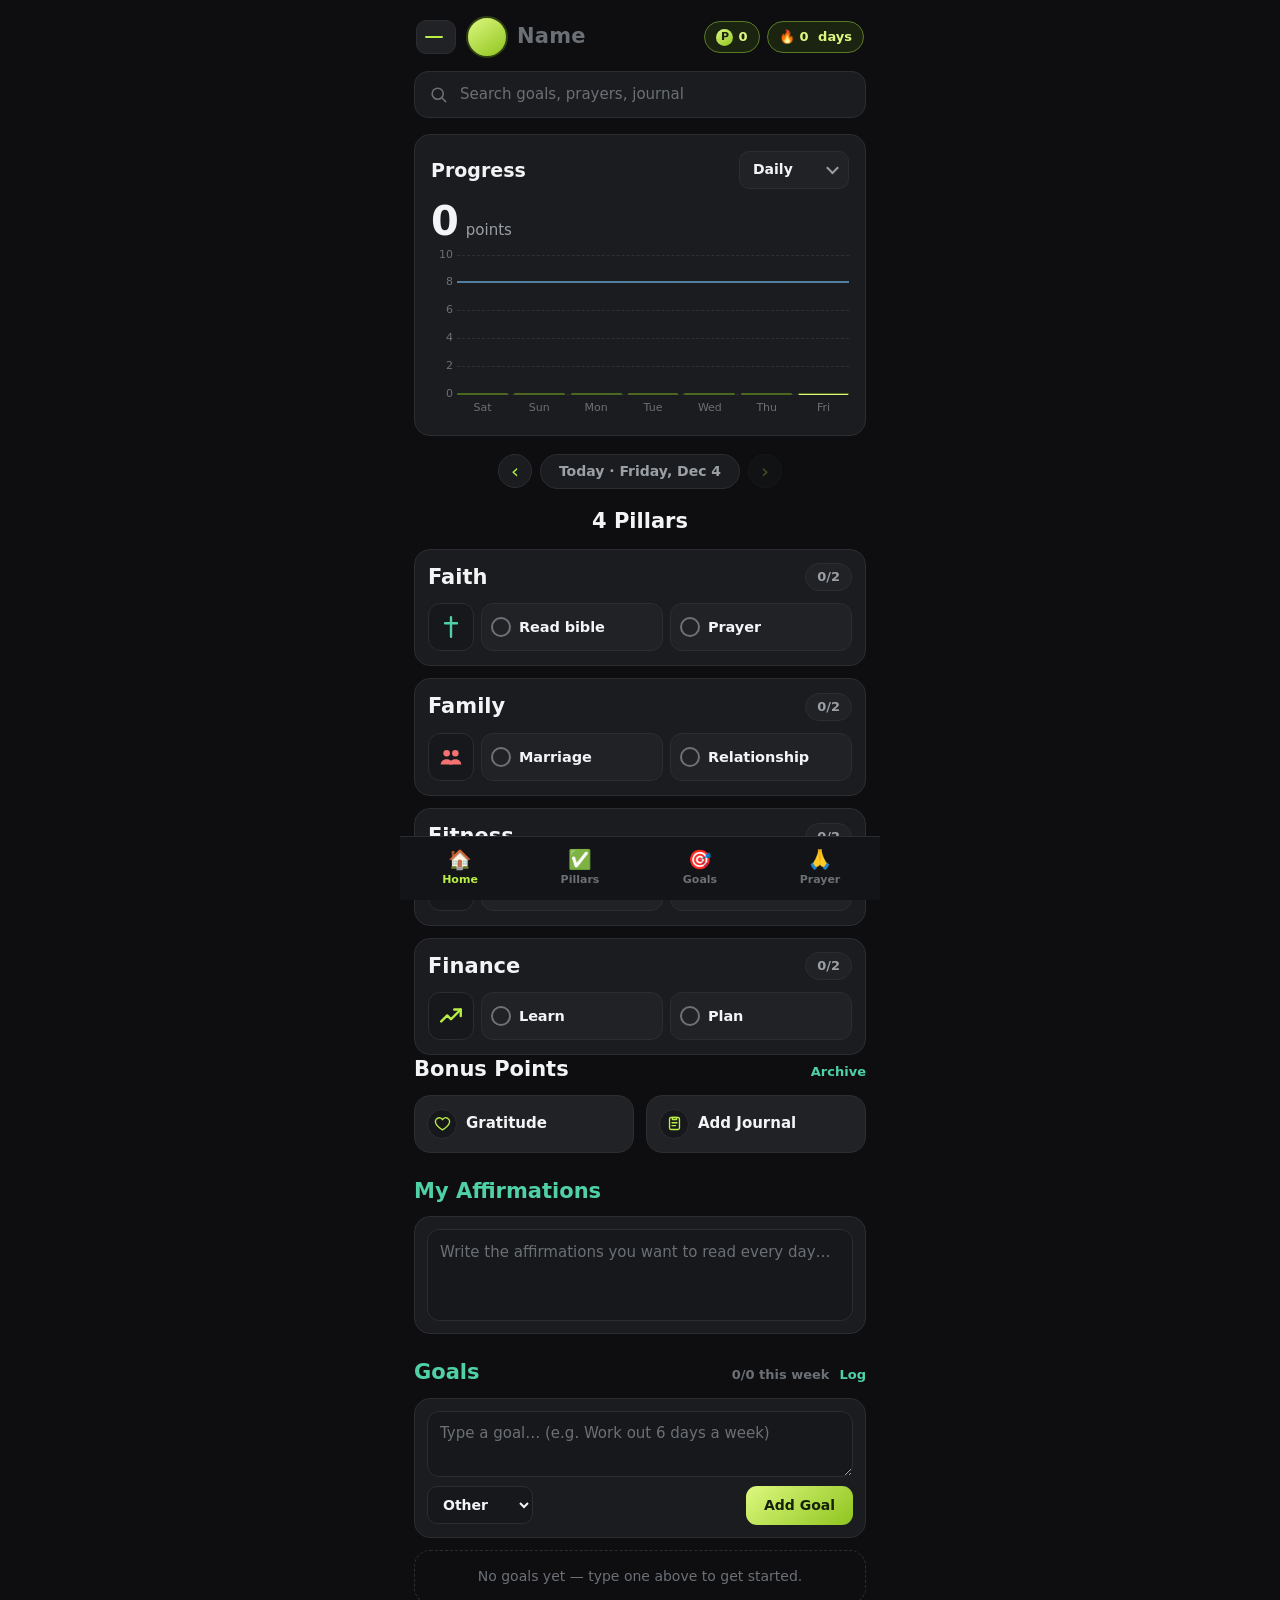
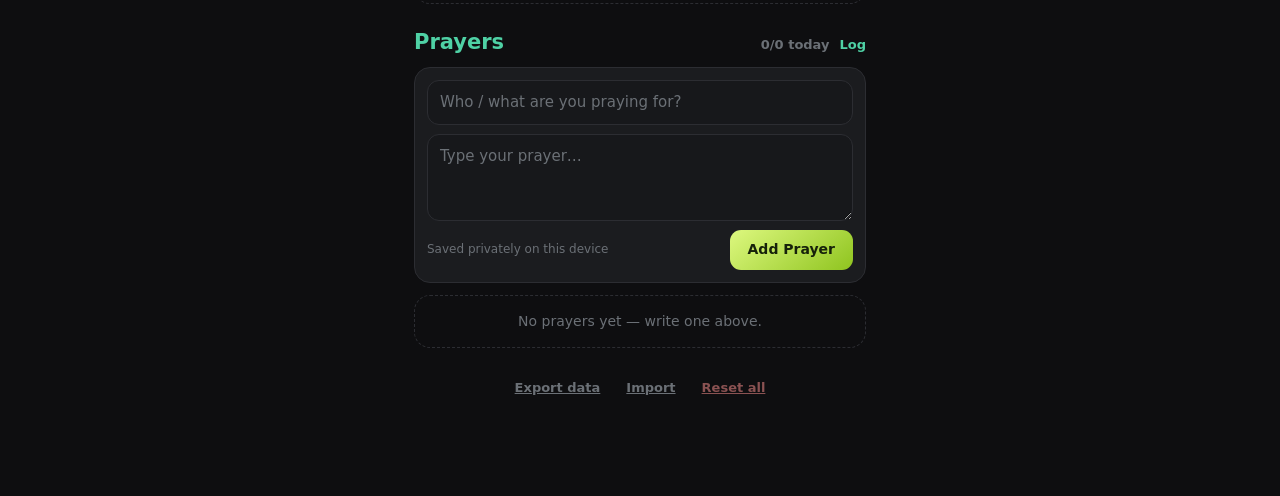
<file: index.html>
<!DOCTYPE html>
<html lang="en">
<head>
<meta charset="utf-8" />
<meta name="viewport" content="width=device-width, initial-scale=1, viewport-fit=cover" />
<meta name="theme-color" content="#0e0e10" />
<meta name="apple-mobile-web-app-title" content="Daily Success" />
<meta name="apple-mobile-web-app-capable" content="yes" />
<meta name="mobile-web-app-capable" content="yes" />
<title>Daily Success</title>
<link rel="manifest" href="manifest.webmanifest" />
<link rel="icon" href="assets/icon.svg" type="image/svg+xml" />
<link rel="icon" type="image/png" sizes="192x192" href="assets/icon-192.png" />
<link rel="apple-touch-icon" sizes="180x180" href="assets/apple-touch-icon.png" />
<link rel="stylesheet" href="styles.css" />
</head>
<body>
<div class="phone">

  <!-- ============ HEADER ============ -->
  <header class="app-header">
    <button class="icon-btn menu-btn" id="menuBtn" aria-label="Menu">
      <span></span><span></span><span></span>
    </button>

    <div class="who" role="button" tabindex="0" title="Set your name">
      <div class="avatar" id="avatar"></div>
      <div class="who-text">
        <div class="who-name" id="userName"></div>
      </div>
    </div>

    <div class="badges">
      <div class="badge badge-points" title="Total points">
        <span class="pill-dot">P</span><span id="totalPoints">0</span>
      </div>
      <div class="badge badge-streak" title="Current streak">
        <span class="flame">&#128293;</span><span id="streakCount">0</span>&nbsp;days
      </div>
    </div>
  </header>

  <div class="searchbar">
    <svg viewBox="0 0 24 24" class="search-ico" aria-hidden="true"><circle cx="11" cy="11" r="7"/><line x1="16.5" y1="16.5" x2="21" y2="21"/></svg>
    <input id="searchInput" type="search" placeholder="Search goals, prayers, journal" autocomplete="off" />
  </div>

  <main>
    <!-- ============ PROGRESS ============ -->
    <section class="card progress-card">
      <div class="progress-top">
        <h2>Progress</h2>
        <div class="select-wrap">
          <select id="rangeSelect" aria-label="Progress range">
            <option value="daily">Daily</option>
            <option value="weekly">Weekly</option>
            <option value="monthly">Monthly</option>
          </select>
        </div>
      </div>

      <div class="points-line">
        <span class="points-num" id="rangePoints">0</span>
        <span class="points-label">points</span>
      </div>

      <div class="chart" id="chart" role="img" aria-label="Progress chart"></div>
    </section>

    <!-- ============ DATE NAV ============ -->
    <nav class="datenav">
      <button class="date-arrow" id="prevDay" aria-label="Previous day">&#8249;</button>
      <button class="date-label" id="dateLabel">Today</button>
      <button class="date-arrow" id="nextDay" aria-label="Next day">&#8250;</button>
    </nav>

    <!-- ============ 4 PILLARS ============ -->
    <h2 class="section-title">4 Pillars</h2>
    <div id="pillars" class="pillars"></div>

    <!-- ============ BONUS ============ -->
    <div class="block-head">
      <h2 class="section-title left">Bonus Points</h2>
      <button class="log-link" data-log="bonus" type="button">Archive</button>
    </div>
    <div class="bonus-row">
      <button class="bonus-btn" id="gratitudeBtn">
        <span class="bonus-ico">
          <svg viewBox="0 0 24 24" aria-hidden="true"><path d="M12 21s-7.5-4.6-9.3-9A5.2 5.2 0 0 1 12 6.6 5.2 5.2 0 0 1 21.3 12c-1.8 4.4-9.3 9-9.3 9z"/></svg>
        </span>
        <span class="bonus-text">Gratitude</span>
        <span class="bonus-count" id="gratitudeCount"></span>
      </button>
      <button class="bonus-btn" id="journalBtn">
        <span class="bonus-ico">
          <svg viewBox="0 0 24 24" aria-hidden="true"><rect x="5" y="3.5" width="14" height="17" rx="2"/><path d="M9 3.5h6v3H9z"/><line x1="8.5" y1="11" x2="15.5" y2="11"/><line x1="8.5" y1="15" x2="13.5" y2="15"/></svg>
        </span>
        <span class="bonus-text">Add Journal</span>
        <span class="bonus-count" id="journalCount"></span>
      </button>
    </div>

    <!-- ============ AFFIRMATIONS ============ -->
    <section class="block">
      <div class="block-head">
        <h2 class="accent">My Affirmations</h2>
        <span class="block-meta" id="affirmationsMeta"></span>
      </div>
      <div class="composer">
        <textarea id="affirmationsInput" rows="3"
          placeholder="Write the affirmations you want to read every day&hellip;"></textarea>
      </div>
    </section>

    <!-- ============ GOALS ============ -->
    <section class="block">
      <div class="block-head">
        <h2 class="accent">Goals</h2>
        <div class="head-right">
          <span class="block-meta" id="goalMeta">0/0</span>
          <button class="log-link" data-log="goals" type="button">Log</button>
        </div>
      </div>

      <form class="composer" id="goalForm" autocomplete="off">
        <textarea id="goalInput" rows="2" placeholder="Type a goal&hellip; (e.g. Work out 6 days a week)"></textarea>
        <div class="composer-row">
          <select id="goalPillar" aria-label="Goal pillar">
            <option value="faith">Faith</option>
            <option value="family">Family</option>
            <option value="fitness">Fitness</option>
            <option value="finance">Finance</option>
            <option value="other" selected>Other</option>
          </select>
          <button class="add-btn" type="submit">Add Goal</button>
        </div>
      </form>

      <ul class="entry-list" id="goalList"></ul>
    </section>

    <!-- ============ PRAYERS ============ -->
    <section class="block">
      <div class="block-head">
        <h2 class="accent">Prayers</h2>
        <div class="head-right">
          <span class="block-meta" id="prayerMeta">0 answered</span>
          <button class="log-link" data-log="prayers" type="button">Log</button>
        </div>
      </div>

      <form class="composer" id="prayerForm" autocomplete="off">
        <input id="prayerTitle" type="text" placeholder="Who / what are you praying for?" />
        <textarea id="prayerInput" rows="3" placeholder="Type your prayer&hellip;"></textarea>
        <div class="composer-row">
          <label class="tiny-note">Saved privately on this device</label>
          <button class="add-btn" type="submit">Add Prayer</button>
        </div>
      </form>

      <ul class="entry-list" id="prayerList"></ul>
    </section>

    <footer class="foot">
      <button class="link-btn" id="exportBtn">Export data</button>
      <button class="link-btn" id="importBtn">Import</button>
      <button class="link-btn danger" id="resetBtn">Reset all</button>
      <input type="file" id="importFile" accept="application/json" hidden />
    </footer>
  </main>

  <!-- ============ BOTTOM NAV ============ -->
  <nav class="tabbar">
    <button class="tab active" data-scroll="top"><span class="tab-ico">&#127968;</span>Home</button>
    <button class="tab" data-scroll="pillars"><span class="tab-ico">&#9989;</span>Pillars</button>
    <button class="tab" data-scroll="goalForm"><span class="tab-ico">&#127919;</span>Goals</button>
    <button class="tab" data-scroll="prayerForm"><span class="tab-ico">&#128591;</span>Prayer</button>
  </nav>
</div>

<!-- ============ MENU / LOG SHEET ============ -->
<div class="sheet" id="sheet" hidden>
  <header class="sheet-head">
    <button class="sheet-btn" id="sheetBack" aria-label="Back">&#8249;</button>
    <h2 id="sheetTitle">Menu</h2>
    <button class="sheet-btn" id="sheetClose" aria-label="Close">&#10005;</button>
  </header>
  <div class="sheet-body" id="sheetBody"></div>
</div>

<!-- ============ MODAL ============ -->
<div class="modal-backdrop" id="modal" hidden>
  <div class="modal" role="dialog" aria-modal="true" aria-labelledby="modalTitle">
    <h3 id="modalTitle">Add</h3>
    <textarea id="modalInput" rows="4"></textarea>
    <div class="modal-actions">
      <button class="ghost-btn" id="modalExtra" type="button" hidden></button>
      <button class="ghost-btn" id="modalCancel" type="button">Cancel</button>
      <button class="add-btn" id="modalSave" type="button">Save</button>
    </div>
  </div>
</div>

<div class="toast" id="toast" hidden></div>

<script src="app.js"></script>
</body>
</html>
</file>
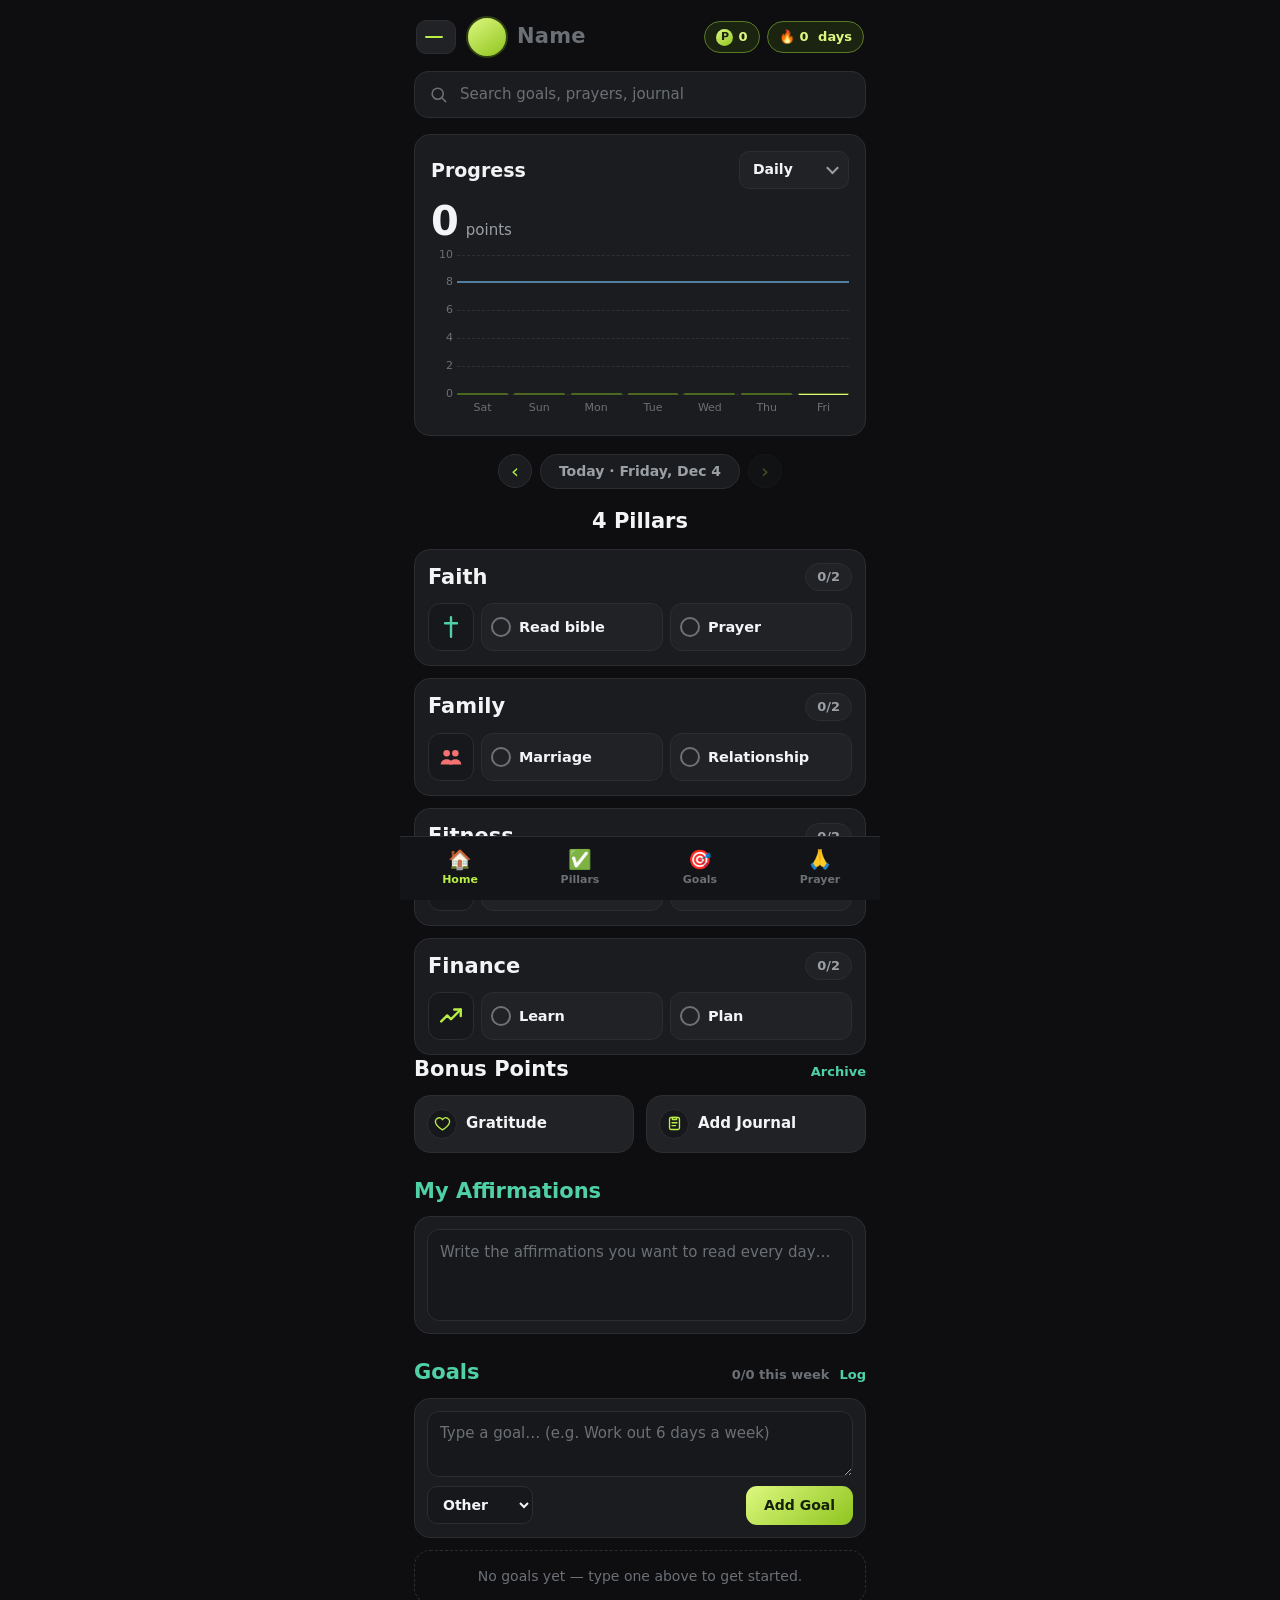
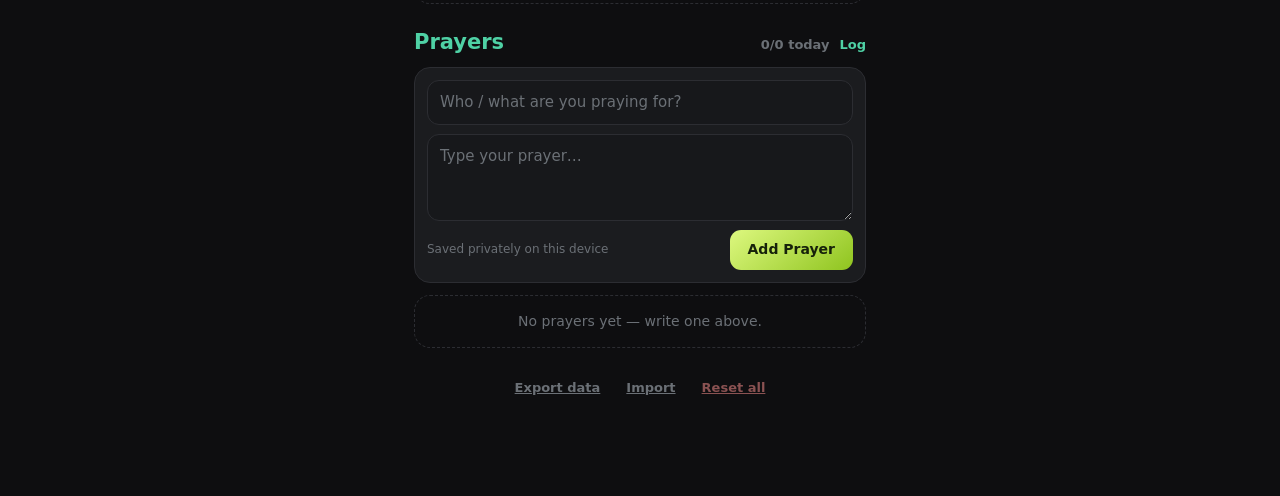
<file: daily-app-single-file.html>
<!DOCTYPE html>
<html lang="en">
<head>
<meta charset="utf-8" />
<meta name="viewport" content="width=device-width, initial-scale=1, viewport-fit=cover" />
<meta name="theme-color" content="#0e0e10" />
<meta name="apple-mobile-web-app-title" content="Daily Success" />
<meta name="apple-mobile-web-app-capable" content="yes" />
<meta name="mobile-web-app-capable" content="yes" />
<title>Daily Success</title>
<link rel="icon" type="image/png" sizes="192x192" href="assets/icon-192.png" />
<style>
/* ---------------------------------------------------------------
   Daily Success — the 4 Pillars daily check-in
   Dark + lime theme modelled on the reference screenshot.
--------------------------------------------------------------- */
:root {
  --bg:            #0e0e10;
  --bg-soft:       #17181b;
  --card:          #1b1c1f;
  --card-2:        #212226;
  --line:          #2c2d32;

  --lime-1:        #ddf87f;
  --lime-2:        #b9ee45;
  --lime-3:        #8fc41f;
  --lime-dim-1:    #5a7a26;
  --lime-dim-2:    #4c691f;

  --teal:          #4fd1a5;
  --text:          #f3f4f6;
  --text-dim:      #9aa0a6;
  --text-faint:    #6b7076;
  --danger:        #f07171;

  --radius:        16px;
  --radius-sm:     12px;
  --tab-h:         64px;
}

* { box-sizing: border-box; }
html, body { margin: 0; padding: 0; }

body {
  background: var(--bg);
  color: var(--text);
  font-family: "Nunito", "Avenir Next", "Segoe UI", system-ui, -apple-system, sans-serif;
  -webkit-font-smoothing: antialiased;
  font-size: 16px;
  line-height: 1.4;
}

.phone {
  max-width: 480px;
  margin: 0 auto;
  min-height: 100vh;
  padding: 0 14px calc(var(--tab-h) + 28px);
  position: relative;
}

button, input, select, textarea { font: inherit; color: inherit; }
button { cursor: pointer; }

/* ------------------------- header ------------------------- */
/* Pinned to the top: the name, points and streak stay in view while the
   rest of the page scrolls under it. */
.app-header {
  position: sticky;
  top: 0;
  z-index: 40;
  display: flex;
  align-items: center;
  gap: 10px;
  /* the negative margin lets the background cover the page gutters */
  margin: 0 -14px;
  padding: calc(16px + env(safe-area-inset-top, 0px)) 16px 12px;
  background: var(--bg);
  border-bottom: 1px solid transparent;
  transition: border-color .2s ease, box-shadow .2s ease;
}
.app-header.stuck {
  border-bottom-color: var(--line);
  box-shadow: 0 6px 16px -12px #000;
}

.menu-btn {
  width: 40px; height: 34px;
  display: flex; flex-direction: column; justify-content: center; gap: 5px;
  background: var(--card-2);
  border: 1px solid var(--line);
  border-radius: 10px;
  padding: 0 8px;
}
.menu-btn span {
  display: block; height: 2.5px; border-radius: 2px;
  background: var(--lime-2);
}
.menu-btn span:nth-child(2) { width: 80%; }

.who { display: flex; align-items: center; gap: 9px; min-width: 0; flex: 1; cursor: pointer; }
.who-name.placeholder { color: var(--text-faint); font-weight: 700; }

.avatar {
  width: 42px; height: 42px; flex: 0 0 42px;
  border-radius: 50%;
  background: linear-gradient(145deg, var(--lime-1), var(--lime-3));
  color: #16210a;
  font-weight: 800; font-size: 18px;
  display: grid; place-items: center;
  border: 2px solid #2f4113;
}

.who-name { font-size: 21px; font-weight: 800; letter-spacing: .2px; line-height: 1.1; min-height: 23px; }

.badges { display: flex; gap: 7px; align-items: center; }

.badge {
  display: inline-flex; align-items: center; gap: 5px;
  border-radius: 999px;
  padding: 6px 11px;
  font-size: 13px; font-weight: 700;
  white-space: nowrap;
  background: #1a2410;
  border: 1px solid var(--lime-dim-1);
  color: var(--lime-1);
}
.pill-dot {
  width: 17px; height: 17px; border-radius: 50%;
  background: linear-gradient(145deg, var(--lime-1), var(--lime-3));
  color: #1a2410; font-size: 11px; font-weight: 900;
  display: grid; place-items: center;
}
.badge-streak .flame { font-size: 13px; }

/* ------------------------- search ------------------------- */
.searchbar {
  display: flex; align-items: center; gap: 10px;
  background: var(--card);
  border: 1px solid var(--line);
  border-radius: 14px;
  padding: 11px 14px;
  margin-bottom: 16px;
}
.search-ico {
  width: 19px; height: 19px; flex: 0 0 19px;
  fill: none; stroke: var(--text-faint); stroke-width: 2; stroke-linecap: round;
}
.searchbar input {
  background: none; border: 0; outline: none; width: 100%;
  font-size: 15px;
}
.searchbar input::placeholder { color: var(--text-faint); }

/* ------------------------- cards ------------------------- */
.card {
  background: var(--card);
  border: 1px solid var(--line);
  border-radius: var(--radius);
  padding: 16px;
}

.progress-card { margin-bottom: 18px; }

.progress-top { display: flex; justify-content: space-between; align-items: center; }
.progress-top h2 { margin: 0; font-size: 19px; font-weight: 700; }

.select-wrap {
  position: relative;
  background: var(--card-2);
  border: 1px solid var(--line);
  border-radius: 10px;
}
.select-wrap::after {
  content: "";
  position: absolute; right: 11px; top: 46%;
  width: 7px; height: 7px;
  border-right: 2px solid var(--text-dim);
  border-bottom: 2px solid var(--text-dim);
  transform: translateY(-50%) rotate(45deg);
  pointer-events: none;
}
.select-wrap select {
  appearance: none; -webkit-appearance: none;
  background: none; border: 0; outline: none;
  padding: 8px 30px 8px 13px;
  font-size: 14px; font-weight: 600;
  border-radius: 10px;
}
.select-wrap select option { background: var(--card-2); }

.points-line { display: flex; align-items: baseline; gap: 7px; margin: 12px 0 6px; }
.points-num { font-size: 40px; font-weight: 800; line-height: 1; }
.points-label { color: var(--text-dim); font-size: 15px; }

/* ------------------------- chart ------------------------- */
.chart {
  --rows: 5;
  position: relative;
  height: 168px;
  margin-top: 10px;
  padding: 4px 0 24px 26px;
  display: flex; align-items: flex-end; gap: 6px;
}
.chart .grid {
  position: absolute; inset: 4px 0 24px 26px;
  display: flex; flex-direction: column; justify-content: space-between;
  pointer-events: none;
}
.chart .grid-line { border-top: 1px dashed #2f3035; position: relative; }
.chart .grid-line span {
  position: absolute; left: -26px; top: -9px;
  font-size: 11px; color: var(--text-faint); width: 22px; text-align: right;
}
.chart .target {
  position: absolute; left: 26px; right: 0;
  border-top: 2px solid #5b8fb4;
  opacity: .85;
  pointer-events: none;
}
.chart .bar-col {
  position: relative; z-index: 1;
  flex: 1 1 0; height: 100%;
  display: flex; flex-direction: column; justify-content: flex-end;
}
.chart .bar {
  border-radius: 4px 4px 2px 2px;
  background: linear-gradient(180deg, var(--lime-dim-1), #3d5219);
  border: 1px solid var(--lime-dim-2);
  border-bottom: 0;
  min-height: 2px;
  transition: height .35s ease;
}
.chart .bar.full {
  background: linear-gradient(180deg, var(--lime-2), var(--lime-3));
  border-color: var(--lime-1);
}
.chart .bar.today { box-shadow: 0 0 0 1px var(--lime-1) inset; }
.chart .bar-label {
  position: absolute; bottom: -21px; left: 0; right: 0;
  text-align: center; font-size: 11px; color: var(--text-faint);
}

/* ------------------------- date nav ------------------------- */
.datenav {
  display: flex; align-items: center; justify-content: center; gap: 8px;
  margin: 4px 0 14px;
}
.date-arrow {
  width: 34px; height: 34px; border-radius: 50%;
  background: var(--card); border: 1px solid var(--line);
  color: var(--lime-2); font-size: 20px; line-height: 1;
}
.date-arrow:disabled { opacity: .3; cursor: not-allowed; }
.date-label {
  background: var(--card); border: 1px solid var(--line);
  border-radius: 999px; padding: 7px 18px;
  font-size: 14px; font-weight: 700; color: var(--text-dim);
  min-width: 170px;
}
.date-label.past { color: var(--lime-2); border-color: var(--lime-dim-1); }

/* ------------------------- section titles ------------------------- */
.section-title {
  text-align: center;
  font-size: 21px; font-weight: 700;
  margin: 18px 0 12px;
}
.section-title.left { text-align: left; margin-left: 2px; }

/* ------------------------- pillars ------------------------- */
.pillars { display: flex; flex-direction: column; gap: 12px; }

.pillar {
  border-radius: var(--radius);
  border: 1px solid var(--line);
  background: var(--card);
  padding: 13px 13px 14px;
  transition: background .3s ease, border-color .3s ease;
}
.pillar.complete {
  background: linear-gradient(150deg, #5c7a24, #3f5219 62%, #334215);
  border-color: var(--lime-2);
  box-shadow: 0 0 0 1px rgba(185,238,69,.25), 0 8px 22px -14px rgba(185,238,69,.6);
}

.pillar-head { display: flex; align-items: center; justify-content: space-between; margin-bottom: 11px; }
.pillar-head h3 { margin: 0; font-size: 21px; font-weight: 700; }

.count {
  font-size: 13px; font-weight: 700; color: var(--text-dim);
  background: var(--card-2); border: 1px solid var(--line);
  border-radius: 999px; padding: 4px 11px;
  display: inline-flex; align-items: center; gap: 5px;
}
.pillar.complete .count {
  color: var(--teal);
  /* deep backing keeps the teal counter legible on the lime card */
  background: rgba(0,0,0,.45);
  border-color: rgba(79,209,165,.7);
}
.count .ticks { display: none; color: var(--teal); font-weight: 900; letter-spacing: -2px; }
.pillar.complete .count .ticks { display: inline; }

.pillar-body { display: flex; align-items: stretch; gap: 7px; }

.pillar-icon {
  width: 46px; flex: 0 0 46px;
  border-radius: var(--radius-sm);
  background: #17181b;
  border: 1px solid var(--line);
  display: grid; place-items: center;
}
.pillar-icon svg { width: 26px; height: 26px; }
.pillar.complete .pillar-icon { background: #101508; border-color: #3a4a1c; }

/* checkbox tasks — the core of the screen */
.task {
  flex: 1 1 0; min-width: 0;
  display: flex; align-items: center; gap: 8px;
  text-align: left;
  padding: 13px 9px;
  border-radius: var(--radius-sm);
  background: var(--card-2);
  border: 1px solid var(--line);
  color: var(--text);
  font-size: clamp(12.4px, 3.35vw, 14.5px); font-weight: 600;
  letter-spacing: -.1px;
  transition: transform .12s ease, background .25s ease, color .25s ease, border-color .25s ease;
}
.task:active { transform: scale(.97); }

.task .box {
  width: 20px; height: 20px; flex: 0 0 20px;
  border-radius: 50%;
  border: 2px solid #6d7278;
  display: grid; place-items: center;
  transition: background .2s ease, border-color .2s ease;
}
.task .box svg { width: 12px; height: 12px; opacity: 0; stroke: #131a09; stroke-width: 3.4; fill: none; stroke-linecap: round; stroke-linejoin: round; }

.task.done {
  background: linear-gradient(140deg, var(--lime-1), var(--lime-2) 55%, var(--lime-3));
  border-color: var(--lime-1);
  color: #16210a;
}
.task.done .box { background: #131a09; border-color: #131a09; }
.task.done .box svg { opacity: 1; stroke: var(--lime-1); }
.task .label { overflow: hidden; text-overflow: ellipsis; white-space: nowrap; }

/* ------------------------- bonus ------------------------- */
.bonus-row { display: flex; gap: 12px; margin-bottom: 12px; }
/* Unearned by default; lights up once the day has an entry, the same way a
   pillar checkbox does. */
.bonus-btn {
  flex: 1 1 0;
  display: flex; align-items: center; gap: 9px;
  padding: 13px 12px;
  border-radius: var(--radius);
  border: 1px solid var(--line);
  background: var(--card-2);
  color: var(--text);
  font-weight: 700; font-size: 15px;
  position: relative;
  transition: background .25s ease, color .25s ease, border-color .25s ease;
}
.bonus-btn:active { transform: scale(.98); }

.bonus-btn.done {
  border-color: var(--lime-dim-1);
  background: linear-gradient(140deg, #93c62f, #b7e84e);
  color: #16210a;
}
.bonus-btn.done:nth-child(2) { background: linear-gradient(140deg, var(--lime-1), var(--lime-2)); }

.bonus-ico {
  width: 30px; height: 30px; flex: 0 0 30px; border-radius: 50%;
  background: var(--bg-soft);
  border: 1px solid var(--line);
  display: grid; place-items: center;
  transition: background .25s ease, border-color .25s ease;
}
.bonus-btn.done .bonus-ico { background: rgba(255,255,255,.42); border-color: transparent; }
.bonus-ico svg { width: 17px; height: 17px; fill: none; stroke: var(--lime-2); stroke-width: 1.9; stroke-linecap: round; stroke-linejoin: round; transition: stroke .25s ease; }
.bonus-btn.done .bonus-ico svg { stroke: #16210a; }
.bonus-text { overflow: hidden; text-overflow: ellipsis; white-space: nowrap; }
.bonus-count {
  position: absolute; top: -6px; right: -4px;
  min-width: 20px; height: 20px; padding: 0 5px;
  border-radius: 999px;
  background: var(--teal); color: #05261c;
  font-size: 12px; font-weight: 900;
  display: none; place-items: center;
}
.bonus-count.show { display: grid; }

/* ------------------------- blocks (goals / prayers) ------------------------- */
.block { margin-top: 24px; }
.block-head { display: flex; align-items: baseline; justify-content: space-between; margin-bottom: 10px; }
.block-head h2 { margin: 0; font-size: 21px; font-weight: 700; }
.block-head h2.accent { color: var(--teal); }
.block-meta { font-size: 13px; color: var(--text-faint); font-weight: 600; }

.composer {
  background: var(--card);
  border: 1px solid var(--line);
  border-radius: var(--radius);
  padding: 12px;
  display: flex; flex-direction: column; gap: 9px;
}
.composer textarea, .composer input[type="text"] {
  width: 100%;
  background: var(--bg-soft);
  border: 1px solid var(--line);
  border-radius: var(--radius-sm);
  padding: 11px 12px;
  outline: none;
  resize: vertical;
  font-size: 15px;
}
.composer textarea::placeholder, .composer input::placeholder { color: var(--text-faint); }
.composer textarea:focus, .composer input:focus { border-color: var(--lime-dim-1); }

.composer-row { display: flex; align-items: center; justify-content: space-between; gap: 10px; }
.composer-row select {
  background: var(--bg-soft); border: 1px solid var(--line);
  border-radius: 10px; padding: 9px 11px; outline: none;
  font-size: 14px; font-weight: 600;
}
.tiny-note { font-size: 12px; color: var(--text-faint); }

.add-btn {
  background: linear-gradient(140deg, var(--lime-1), var(--lime-3));
  color: #16210a;
  border: 0; border-radius: 11px;
  padding: 10px 18px;
  font-weight: 800; font-size: 14px;
  white-space: nowrap;
}
.add-btn:active { transform: scale(.97); }
.ghost-btn {
  background: var(--card-2); border: 1px solid var(--line);
  border-radius: 11px; padding: 10px 18px; font-weight: 700; font-size: 14px;
}

/* ------------------------- entry lists ------------------------- */
.entry-list { list-style: none; margin: 12px 0 0; padding: 0; display: flex; flex-direction: column; gap: 9px; }

.entry {
  background: var(--card);
  border: 1px solid var(--line);
  border-radius: var(--radius);
  padding: 12px 12px 12px 12px;
  display: flex; gap: 10px; align-items: flex-start;
}
.entry.done { background: linear-gradient(140deg, #3f5219, #334414); border-color: var(--lime-dim-1); }

.entry-check {
  width: 22px; height: 22px; flex: 0 0 22px; margin-top: 1px;
  border-radius: 50%;
  border: 2px solid #6d7278;
  background: none;
  display: grid; place-items: center;
  padding: 0;
}
.entry.done .entry-check { background: var(--lime-2); border-color: var(--lime-1); }
.entry-check svg { width: 12px; height: 12px; opacity: 0; fill: none; stroke: #16210a; stroke-width: 3.4; stroke-linecap: round; stroke-linejoin: round; }
.entry.done .entry-check svg { opacity: 1; }

.entry-main { flex: 1 1 auto; min-width: 0; }
.entry-title { font-weight: 700; font-size: 15px; word-wrap: break-word; }
.entry.done .entry-title { text-decoration: line-through; opacity: .75; }
/* prayers stay fully readable when checked off */
.entry.plain.done .entry-title { text-decoration: none; opacity: 1; }
.entry-body { font-size: 14px; color: var(--text-dim); white-space: pre-wrap; word-wrap: break-word; margin-top: 3px; }
.entry-meta { font-size: 12px; color: var(--text-faint); margin-top: 5px; display: flex; gap: 8px; align-items: center; flex-wrap: wrap; }
.tag {
  font-size: 11px; font-weight: 700; text-transform: uppercase; letter-spacing: .4px;
  padding: 2px 8px; border-radius: 999px;
  background: var(--card-2); border: 1px solid var(--line); color: var(--text-dim);
}
.tag.faith   { color: #9fd3ff; border-color: #2c4257; }
.tag.family  { color: #ff9d9d; border-color: #5a3030; }
.tag.fitness { color: #7fe3c4; border-color: #24544a; }
.tag.finance { color: var(--lime-1); border-color: var(--lime-dim-1); }
.tag.answered { color: var(--teal); border-color: rgba(79,209,165,.5); }

.entry-actions { display: flex; gap: 4px; flex: 0 0 auto; flex-wrap: wrap; justify-content: flex-end; }
.mini-btn {
  background: none; border: 0; padding: 5px 7px; border-radius: 8px;
  color: var(--text-faint); font-size: 13px; font-weight: 700;
}
.mini-btn:hover { background: var(--card-2); color: var(--text); }
.mini-btn.danger:hover { color: var(--danger); }
.mini-btn.restore { color: var(--teal); }

.empty {
  color: var(--text-faint); font-size: 14px; text-align: center;
  padding: 16px 8px; border: 1px dashed var(--line); border-radius: var(--radius);
}

/* ------------------------- footer / tabs ------------------------- */
.foot { display: flex; gap: 14px; justify-content: center; margin: 30px 0 6px; }
.link-btn { background: none; border: 0; color: var(--text-faint); font-size: 13px; font-weight: 700; text-decoration: underline; }
.link-btn.danger { color: #8a5252; }

.tabbar {
  position: fixed; bottom: 0; left: 0; right: 0;
  max-width: 480px; margin: 0 auto;
  height: var(--tab-h);
  background: #131417;
  border-top: 1px solid var(--line);
  display: flex;
  padding-bottom: env(safe-area-inset-bottom);
}
.tab {
  flex: 1 1 0;
  background: none; border: 0;
  display: flex; flex-direction: column; align-items: center; justify-content: center; gap: 3px;
  font-size: 11px; font-weight: 700; color: var(--text-faint);
}
.tab.active { color: var(--lime-2); }
.tab-ico { font-size: 19px; line-height: 1; }

/* ------------------------- modal / toast ------------------------- */
.modal-backdrop[hidden], .toast[hidden] { display: none !important; }

.modal-backdrop {
  position: fixed; inset: 0; z-index: 90;
  background: rgba(0,0,0,.65);
  display: grid; place-items: center;
  padding: 20px;
}
.modal {
  width: 100%; max-width: 420px;
  background: var(--card); border: 1px solid var(--line);
  border-radius: var(--radius); padding: 16px;
}
.modal h3 { margin: 0 0 10px; font-size: 18px; }
.modal textarea {
  width: 100%; background: var(--bg-soft); border: 1px solid var(--line);
  border-radius: var(--radius-sm); padding: 11px 12px; outline: none; resize: vertical; font-size: 15px;
}
.modal textarea:focus { border-color: var(--lime-dim-1); }
.modal-actions { display: flex; justify-content: flex-end; gap: 9px; margin-top: 12px; flex-wrap: wrap; }
.modal-actions [hidden] { display: none !important; }

.toast {
  position: fixed; left: 50%; bottom: calc(var(--tab-h) + 16px);
  transform: translateX(-50%);
  background: #1e2a12; border: 1px solid var(--lime-dim-1); color: var(--lime-1);
  padding: 10px 16px; border-radius: 999px;
  font-size: 14px; font-weight: 700; z-index: 100;
  animation: pop .2s ease;
}
@keyframes pop { from { opacity: 0; transform: translate(-50%, 8px); } }

@media (prefers-reduced-motion: reduce) {
  * { transition: none !important; animation: none !important; }
}

@media (max-width: 380px) {
  .task { padding: 12px 7px; gap: 6px; }
  .task .box { width: 18px; height: 18px; flex: 0 0 18px; }
  .pillar-icon { width: 40px; flex: 0 0 40px; }
  .who-name { font-size: 19px; }
  .badge { padding: 5px 9px; font-size: 12px; }
}

/* ------------------------- menu / log sheet ------------------------- */
.sheet[hidden] { display: none !important; }

.sheet {
  position: fixed; inset: 0; z-index: 70;
  background: var(--bg);
  display: flex; flex-direction: column;
  max-width: 480px; margin: 0 auto;
}

.sheet-head {
  display: flex; align-items: center; gap: 8px;
  padding: 14px 12px 12px;
  border-bottom: 1px solid var(--line);
  background: var(--bg-soft);
}
.sheet-head h2 {
  margin: 0; flex: 1 1 auto;
  font-size: 19px; font-weight: 800;
  text-align: center;
  overflow: hidden; text-overflow: ellipsis; white-space: nowrap;
}
.sheet-btn {
  width: 36px; height: 36px; flex: 0 0 36px;
  border-radius: 50%;
  background: var(--card-2); border: 1px solid var(--line);
  color: var(--lime-2); font-size: 18px; line-height: 1;
}
.sheet-btn[hidden] { visibility: hidden; display: block !important; }

.sheet-body {
  flex: 1 1 auto;
  overflow-y: auto;
  -webkit-overflow-scrolling: touch;
  padding: 14px 14px calc(env(safe-area-inset-bottom) + 28px);
}

/* menu rows */
.menu-list { display: flex; flex-direction: column; gap: 10px; }
.menu-item {
  display: flex; align-items: center; gap: 12px;
  width: 100%; text-align: left;
  padding: 15px 14px;
  border-radius: var(--radius);
  background: var(--card); border: 1px solid var(--line);
  color: var(--text);
}
.menu-item:active { transform: scale(.99); }
.menu-ico {
  width: 34px; height: 34px; flex: 0 0 34px; border-radius: 10px;
  background: var(--bg-soft); border: 1px solid var(--line);
  display: grid; place-items: center; font-size: 17px;
}
.menu-label { flex: 1 1 auto; min-width: 0; }
.menu-title { display: block; font-weight: 700; font-size: 15px; }
.menu-sub { display: block; font-size: 12.5px; color: var(--text-faint); margin-top: 3px; }
.menu-chev { color: var(--text-faint); font-size: 19px; flex: 0 0 auto; }

.menu-section-title {
  font-size: 12px; font-weight: 800; letter-spacing: .6px; text-transform: uppercase;
  color: var(--text-faint);
  margin: 20px 2px 8px;
}
.menu-section-title:first-child { margin-top: 2px; }

/* a log's period groups */
.log-group { margin-bottom: 20px; }
.log-group-head {
  display: flex; align-items: baseline; justify-content: space-between;
  gap: 8px; margin: 0 2px 9px;
  position: sticky; top: 0;
  background: var(--bg);
  padding: 4px 0 6px;
  z-index: 1;
}
.log-group-title { font-size: 15px; font-weight: 800; }
.log-group-title .now { color: var(--lime-2); }
.log-group-count { font-size: 12px; color: var(--text-faint); font-weight: 700; }

/* links back into a log from the home screen */
.head-right { display: flex; align-items: center; gap: 10px; }
.log-link {
  background: none; border: 0; padding: 2px 0;
  color: var(--teal); font-size: 13px; font-weight: 800;
}
.log-link:active { opacity: .7; }
.block-head .section-title.left { margin: 0; }

.menu-version {
  text-align: center;
  font-size: 12px; color: var(--text-faint);
  margin: 22px 0 4px;
}

/* ------------------------- affirmations -------------------------
   Grows to fit whatever is typed: no inner scrollbar, no clipping,
   the whole text stays on the page. Height is set from JS. */
#affirmationsInput {
  resize: none;
  overflow: hidden;
  min-height: 84px;
  line-height: 1.5;
}

</style>
</head>
<body>
<div class="phone">

  <!-- ============ HEADER ============ -->
  <header class="app-header">
    <button class="icon-btn menu-btn" id="menuBtn" aria-label="Menu">
      <span></span><span></span><span></span>
    </button>

    <div class="who" role="button" tabindex="0" title="Set your name">
      <div class="avatar" id="avatar"></div>
      <div class="who-text">
        <div class="who-name" id="userName"></div>
      </div>
    </div>

    <div class="badges">
      <div class="badge badge-points" title="Total points">
        <span class="pill-dot">P</span><span id="totalPoints">0</span>
      </div>
      <div class="badge badge-streak" title="Current streak">
        <span class="flame">&#128293;</span><span id="streakCount">0</span>&nbsp;days
      </div>
    </div>
  </header>

  <div class="searchbar">
    <svg viewBox="0 0 24 24" class="search-ico" aria-hidden="true"><circle cx="11" cy="11" r="7"/><line x1="16.5" y1="16.5" x2="21" y2="21"/></svg>
    <input id="searchInput" type="search" placeholder="Search goals, prayers, journal" autocomplete="off" />
  </div>

  <main>
    <!-- ============ PROGRESS ============ -->
    <section class="card progress-card">
      <div class="progress-top">
        <h2>Progress</h2>
        <div class="select-wrap">
          <select id="rangeSelect" aria-label="Progress range">
            <option value="daily">Daily</option>
            <option value="weekly">Weekly</option>
            <option value="monthly">Monthly</option>
          </select>
        </div>
      </div>

      <div class="points-line">
        <span class="points-num" id="rangePoints">0</span>
        <span class="points-label">points</span>
      </div>

      <div class="chart" id="chart" role="img" aria-label="Progress chart"></div>
    </section>

    <!-- ============ DATE NAV ============ -->
    <nav class="datenav">
      <button class="date-arrow" id="prevDay" aria-label="Previous day">&#8249;</button>
      <button class="date-label" id="dateLabel">Today</button>
      <button class="date-arrow" id="nextDay" aria-label="Next day">&#8250;</button>
    </nav>

    <!-- ============ 4 PILLARS ============ -->
    <h2 class="section-title">4 Pillars</h2>
    <div id="pillars" class="pillars"></div>

    <!-- ============ BONUS ============ -->
    <div class="block-head">
      <h2 class="section-title left">Bonus Points</h2>
      <button class="log-link" data-log="bonus" type="button">Archive</button>
    </div>
    <div class="bonus-row">
      <button class="bonus-btn" id="gratitudeBtn">
        <span class="bonus-ico">
          <svg viewBox="0 0 24 24" aria-hidden="true"><path d="M12 21s-7.5-4.6-9.3-9A5.2 5.2 0 0 1 12 6.6 5.2 5.2 0 0 1 21.3 12c-1.8 4.4-9.3 9-9.3 9z"/></svg>
        </span>
        <span class="bonus-text">Gratitude</span>
        <span class="bonus-count" id="gratitudeCount"></span>
      </button>
      <button class="bonus-btn" id="journalBtn">
        <span class="bonus-ico">
          <svg viewBox="0 0 24 24" aria-hidden="true"><rect x="5" y="3.5" width="14" height="17" rx="2"/><path d="M9 3.5h6v3H9z"/><line x1="8.5" y1="11" x2="15.5" y2="11"/><line x1="8.5" y1="15" x2="13.5" y2="15"/></svg>
        </span>
        <span class="bonus-text">Add Journal</span>
        <span class="bonus-count" id="journalCount"></span>
      </button>
    </div>

    <!-- ============ AFFIRMATIONS ============ -->
    <section class="block">
      <div class="block-head">
        <h2 class="accent">My Affirmations</h2>
        <span class="block-meta" id="affirmationsMeta"></span>
      </div>
      <div class="composer">
        <textarea id="affirmationsInput" rows="3"
          placeholder="Write the affirmations you want to read every day&hellip;"></textarea>
      </div>
    </section>

    <!-- ============ GOALS ============ -->
    <section class="block">
      <div class="block-head">
        <h2 class="accent">Goals</h2>
        <div class="head-right">
          <span class="block-meta" id="goalMeta">0/0</span>
          <button class="log-link" data-log="goals" type="button">Log</button>
        </div>
      </div>

      <form class="composer" id="goalForm" autocomplete="off">
        <textarea id="goalInput" rows="2" placeholder="Type a goal&hellip; (e.g. Work out 6 days a week)"></textarea>
        <div class="composer-row">
          <select id="goalPillar" aria-label="Goal pillar">
            <option value="faith">Faith</option>
            <option value="family">Family</option>
            <option value="fitness">Fitness</option>
            <option value="finance">Finance</option>
            <option value="other" selected>Other</option>
          </select>
          <button class="add-btn" type="submit">Add Goal</button>
        </div>
      </form>

      <ul class="entry-list" id="goalList"></ul>
    </section>

    <!-- ============ PRAYERS ============ -->
    <section class="block">
      <div class="block-head">
        <h2 class="accent">Prayers</h2>
        <div class="head-right">
          <span class="block-meta" id="prayerMeta">0 answered</span>
          <button class="log-link" data-log="prayers" type="button">Log</button>
        </div>
      </div>

      <form class="composer" id="prayerForm" autocomplete="off">
        <input id="prayerTitle" type="text" placeholder="Who / what are you praying for?" />
        <textarea id="prayerInput" rows="3" placeholder="Type your prayer&hellip;"></textarea>
        <div class="composer-row">
          <label class="tiny-note">Saved privately on this device</label>
          <button class="add-btn" type="submit">Add Prayer</button>
        </div>
      </form>

      <ul class="entry-list" id="prayerList"></ul>
    </section>

    <footer class="foot">
      <button class="link-btn" id="exportBtn">Export data</button>
      <button class="link-btn" id="importBtn">Import</button>
      <button class="link-btn danger" id="resetBtn">Reset all</button>
      <input type="file" id="importFile" accept="application/json" hidden />
    </footer>
  </main>

  <!-- ============ BOTTOM NAV ============ -->
  <nav class="tabbar">
    <button class="tab active" data-scroll="top"><span class="tab-ico">&#127968;</span>Home</button>
    <button class="tab" data-scroll="pillars"><span class="tab-ico">&#9989;</span>Pillars</button>
    <button class="tab" data-scroll="goalForm"><span class="tab-ico">&#127919;</span>Goals</button>
    <button class="tab" data-scroll="prayerForm"><span class="tab-ico">&#128591;</span>Prayer</button>
  </nav>
</div>

<!-- ============ MENU / LOG SHEET ============ -->
<div class="sheet" id="sheet" hidden>
  <header class="sheet-head">
    <button class="sheet-btn" id="sheetBack" aria-label="Back">&#8249;</button>
    <h2 id="sheetTitle">Menu</h2>
    <button class="sheet-btn" id="sheetClose" aria-label="Close">&#10005;</button>
  </header>
  <div class="sheet-body" id="sheetBody"></div>
</div>

<!-- ============ MODAL ============ -->
<div class="modal-backdrop" id="modal" hidden>
  <div class="modal" role="dialog" aria-modal="true" aria-labelledby="modalTitle">
    <h3 id="modalTitle">Add</h3>
    <textarea id="modalInput" rows="4"></textarea>
    <div class="modal-actions">
      <button class="ghost-btn" id="modalExtra" type="button" hidden></button>
      <button class="ghost-btn" id="modalCancel" type="button">Cancel</button>
      <button class="add-btn" id="modalSave" type="button">Save</button>
    </div>
  </div>
</div>

<div class="toast" id="toast" hidden></div>

<script>
/* ---------------------------------------------------------------
   Daily Success — the 4 Pillars daily check-in
   Everything is stored locally in the browser (localStorage).
--------------------------------------------------------------- */
(function () {
  'use strict';

  var STORE_KEY = 'dailyApp.v1';
  var APP_VERSION = '2026.08.29.6';

  /* ---------------- pillar / task definitions ---------------- */
  var PILLARS = [
    {
      id: 'faith', name: 'Faith', icon: 'cross',
      tasks: [{ id: 'bible', label: 'Read bible' }, { id: 'prayer', label: 'Prayer' }]
    },
    {
      id: 'family', name: 'Family', icon: 'family',
      tasks: [{ id: 'marriage', label: 'Marriage' }, { id: 'relationship', label: 'Relationship' }]
    },
    {
      id: 'fitness', name: 'Fitness', icon: 'dumbbell',
      tasks: [{ id: 'exercise', label: 'Exercise' }, { id: 'nutrition', label: 'Nutrition' }]
    },
    {
      id: 'finance', name: 'Finance', icon: 'chart',
      tasks: [{ id: 'learn', label: 'Learn', note: 'learn' }, { id: 'plan', label: 'Plan' }]
    }
  ];

  var TASK_TOTAL = PILLARS.reduce(function (n, p) { return n + p.tasks.length; }, 0); // 8
  var BONUS_TOTAL = 2;                       // gratitude + journal
  var DAY_MAX = TASK_TOTAL + BONUS_TOTAL;    // 10 points a day
  var DAY_TARGET = 8;                        // the blue goal line on the chart

  var ICONS = {
    cross: '<svg viewBox="0 0 24 24" fill="none" stroke="#4fd1a5" stroke-width="2.2" stroke-linecap="round"><path d="M12 3v18M6.5 8.5h11"/></svg>',
    family: '<svg viewBox="0 0 24 24" fill="#f47272"><circle cx="8" cy="8.5" r="3"/><circle cx="16" cy="8.5" r="3"/><path d="M2.5 19c0-3 2.5-5 5.5-5s5.5 2 5.5 5z"/><path d="M10.5 19c0-3 2.5-5 5.5-5s5.5 2 5.5 5z"/></svg>',
    dumbbell: '<svg viewBox="0 0 24 24" fill="none" stroke="#4fd1a5" stroke-width="2.2" stroke-linecap="round"><path d="M3 9v6M6 7v10M18 7v10M21 9v6M6 12h12"/></svg>',
    chart: '<svg viewBox="0 0 24 24" fill="none" stroke="#b9ee45" stroke-width="2.2" stroke-linecap="round" stroke-linejoin="round"><path d="M3 17l5.5-5.5 3.5 3.5L21 6"/><path d="M15 6h6v6"/></svg>'
  };

  var CHECK_SVG = '<svg viewBox="0 0 24 24"><polyline points="5 12.5 10 17.5 19 7"/></svg>';

  /* ---------------- helpers ---------------- */
  function $(id) { return document.getElementById(id); }
  function el(tag, cls) { var n = document.createElement(tag); if (cls) n.className = cls; return n; }
  function uid() { return Date.now().toString(36) + Math.random().toString(36).slice(2, 7); }

  function keyOf(d) {
    return d.getFullYear() + '-' + String(d.getMonth() + 1).padStart(2, '0') + '-' + String(d.getDate()).padStart(2, '0');
  }
  function parseKey(k) {
    var p = k.split('-');
    return new Date(Number(p[0]), Number(p[1]) - 1, Number(p[2]));
  }
  function addDays(d, n) { var x = new Date(d.getTime()); x.setDate(x.getDate() + n); return x; }
  function startOfWeek(d) { var x = new Date(d.getTime()); x.setHours(0, 0, 0, 0); x.setDate(x.getDate() - x.getDay()); return x; }
  function sameDay(a, b) { return keyOf(a) === keyOf(b); }

  function escapeHtml(s) {
    return String(s).replace(/[&<>"']/g, function (c) {
      return { '&': '&amp;', '<': '&lt;', '>': '&gt;', '"': '&quot;', "'": '&#39;' }[c];
    });
  }

  function fmtDate(d) {
    return d.toLocaleDateString(undefined, { weekday: 'long', month: 'short', day: 'numeric' });
  }
  function fmtShort(ts) {
    return new Date(ts).toLocaleDateString(undefined, { month: 'short', day: 'numeric', year: 'numeric' });
  }

  /* ---------------- state ---------------- */
  var state = load();
  var viewDate = new Date(); viewDate.setHours(0, 0, 0, 0);
  var range = 'daily';
  var query = '';

  function blankState() {
    return {
      profile: { name: '' },
      days: {},      // key -> { tasks: {}, gratitude: [], journal: [], learn: [] }
      goals: [],
      prayers: [],
      affirmations: ''
    };
  }

  function load() {
    try {
      var raw = localStorage.getItem(STORE_KEY);
      if (!raw) return blankState();
      var parsed = JSON.parse(raw);
      var base = blankState();
      return {
        profile: Object.assign(base.profile, parsed.profile || {}),
        days: parsed.days || {},
        goals: Array.isArray(parsed.goals) ? parsed.goals : [],
        prayers: Array.isArray(parsed.prayers) ? parsed.prayers : [],
        affirmations: typeof parsed.affirmations === 'string' ? parsed.affirmations : ''
      };
    } catch (e) {
      return blankState();
    }
  }

  function save() {
    try { localStorage.setItem(STORE_KEY, JSON.stringify(state)); }
    catch (e) { toast('Could not save — storage full or blocked'); }
  }

  function day(key) {
    if (!state.days[key]) state.days[key] = { tasks: {}, gratitude: [], journal: [], learn: [] };
    var d = state.days[key];
    if (!d.tasks) d.tasks = {};
    if (!Array.isArray(d.gratitude)) d.gratitude = [];
    if (!Array.isArray(d.journal)) d.journal = [];
    if (!Array.isArray(d.learn)) d.learn = [];
    return d;
  }

  /* ---------------- scoring ---------------- */
  function pointsFor(key) {
    var d = state.days[key];
    if (!d) return 0;
    var pts = 0;
    PILLARS.forEach(function (p) {
      p.tasks.forEach(function (t) { if (d.tasks && d.tasks[p.id + '.' + t.id]) pts++; });
    });
    if (d.gratitude && d.gratitude.length) pts++;
    if (d.journal && d.journal.length) pts++;
    return pts;
  }

  function totalPoints() {
    return Object.keys(state.days).reduce(function (sum, k) { return sum + pointsFor(k); }, 0);
  }

  function streak() {
    var today = new Date(); today.setHours(0, 0, 0, 0);
    var cursor = today;
    // A streak stays alive until today ends: if nothing is logged yet today,
    // count back starting from yesterday.
    if (pointsFor(keyOf(today)) === 0) cursor = addDays(today, -1);
    var n = 0;
    while (pointsFor(keyOf(cursor)) > 0) { n++; cursor = addDays(cursor, -1); }
    return n;
  }

  /* ---------------- chart data ---------------- */
  function chartSeries() {
    var today = new Date(); today.setHours(0, 0, 0, 0);
    var out = [];
    var i, d, k;

    if (range === 'daily') {
      for (i = 6; i >= 0; i--) {
        d = addDays(today, -i);
        k = keyOf(d);
        out.push({
          label: d.toLocaleDateString(undefined, { weekday: 'short' }),
          value: pointsFor(k),
          max: DAY_MAX,
          isNow: i === 0
        });
      }
      return { bars: out, max: DAY_MAX, target: DAY_TARGET };
    }

    if (range === 'weekly') {
      var ws = startOfWeek(today);
      for (i = 5; i >= 0; i--) {
        var start = addDays(ws, -7 * i);
        var sum = 0;
        for (var j = 0; j < 7; j++) sum += pointsFor(keyOf(addDays(start, j)));
        out.push({
          label: (start.getMonth() + 1) + '/' + start.getDate(),
          value: sum,
          max: DAY_MAX * 7,
          isNow: i === 0
        });
      }
      return { bars: out, max: DAY_MAX * 7, target: DAY_TARGET * 7 };
    }

    // monthly — last 6 months
    for (i = 5; i >= 0; i--) {
      var m = new Date(today.getFullYear(), today.getMonth() - i, 1);
      var days = new Date(m.getFullYear(), m.getMonth() + 1, 0).getDate();
      var msum = 0;
      for (var dd = 1; dd <= days; dd++) msum += pointsFor(keyOf(new Date(m.getFullYear(), m.getMonth(), dd)));
      out.push({
        label: m.toLocaleDateString(undefined, { month: 'short' }),
        value: msum,
        max: DAY_MAX * days,
        isNow: i === 0
      });
    }
    var maxDays = 31;
    return { bars: out, max: DAY_MAX * maxDays, target: DAY_TARGET * 30 };
  }

  function rangePoints() {
    var s = chartSeries();
    if (range === 'daily') return s.bars.reduce(function (a, b) { return a + b.value; }, 0);
    return s.bars[s.bars.length - 1].value;
  }

  /* ---------------- rendering ---------------- */
  function renderHeader() {
    // shows a muted "Name" prompt until one is set
    var name = (state.profile.name || '').trim();
    $('userName').textContent = name || 'Name';
    $('userName').classList.toggle('placeholder', !name);
    $('avatar').textContent = name ? name.charAt(0).toUpperCase() : '';
    $('totalPoints').textContent = totalPoints();
    $('streakCount').textContent = streak();
  }

  function renderChart() {
    var s = chartSeries();
    var box = $('chart');
    box.innerHTML = '';

    // dashed grid + axis labels
    var grid = el('div', 'grid');
    var rows = 5;
    for (var r = rows; r >= 0; r--) {
      var line = el('div', 'grid-line');
      var lab = el('span');
      lab.textContent = Math.round(s.max * (r / rows));
      line.appendChild(lab);
      grid.appendChild(line);
    }
    box.appendChild(grid);

    // blue target line
    var t = el('div', 'target');
    var plotH = 168 - 4 - 24; // matches .chart padding
    t.style.bottom = (24 + (s.target / s.max) * plotH) + 'px';
    box.appendChild(t);

    s.bars.forEach(function (b) {
      var col = el('div', 'bar-col');
      var bar = el('div', 'bar');
      var pct = s.max ? Math.min(1, b.value / s.max) : 0;
      bar.style.height = (pct * 100) + '%';
      if (b.value >= (range === 'daily' ? DAY_MAX : s.target)) bar.classList.add('full');
      if (b.isNow) bar.classList.add('today');
      bar.title = b.label + ': ' + b.value + ' points';
      var lab = el('div', 'bar-label');
      lab.textContent = b.label;
      col.appendChild(bar);
      col.appendChild(lab);
      box.appendChild(col);
    });

    $('rangePoints').textContent = rangePoints();
  }

  function renderDateNav() {
    var today = new Date(); today.setHours(0, 0, 0, 0);
    var isToday = sameDay(viewDate, today);
    var lbl = $('dateLabel');
    lbl.textContent = isToday ? 'Today · ' + fmtDate(viewDate) : fmtDate(viewDate);
    lbl.classList.toggle('past', !isToday);
    $('nextDay').disabled = isToday;
  }

  function renderPillars() {
    var key = keyOf(viewDate);
    var d = day(key);
    var wrap = $('pillars');
    wrap.innerHTML = '';

    PILLARS.forEach(function (p) {
      var doneCount = p.tasks.filter(function (t) { return !!d.tasks[p.id + '.' + t.id]; }).length;
      var complete = doneCount === p.tasks.length;

      var card = el('section', 'pillar' + (complete ? ' complete' : ''));

      var head = el('div', 'pillar-head');
      var h3 = el('h3'); h3.textContent = p.name;
      var count = el('span', 'count');
      count.innerHTML = '<span class="ticks">&#10003;&#10003;</span>' + doneCount + '/' + p.tasks.length;
      head.appendChild(h3); head.appendChild(count);

      var body = el('div', 'pillar-body');
      var ico = el('div', 'pillar-icon');
      ico.innerHTML = ICONS[p.icon];
      body.appendChild(ico);

      p.tasks.forEach(function (t) {
        var id = p.id + '.' + t.id;
        var done = !!d.tasks[id];
        var btn = el('button', 'task' + (done ? ' done' : ''));
        btn.type = 'button';
        btn.setAttribute('aria-pressed', done ? 'true' : 'false');
        btn.innerHTML = '<span class="box">' + CHECK_SVG + '</span><span class="label">' + escapeHtml(t.label) + '</span>';
        btn.addEventListener('click', function () {
          if (t.note) openNoteTask(p.id, t);
          else toggleTask(id);
        });
        body.appendChild(btn);
      });

      card.appendChild(head);
      card.appendChild(body);
      wrap.appendChild(card);
    });
  }

  /* A task with `note` is only done once something is written for that day.
     Re-opening it shows what was written, so it can be edited or removed. */
  function openDailyEntry(store, opts) {
    var key = keyOf(viewDate);
    var d = day(key);
    var existing = d[store][0];

    function after() {
      save(); renderPillars(); renderBonus(); renderChart(); renderHeader(); refreshSheet();
    }

    openModal(opts.title, existing ? existing.text : '', function (val) {
      if (existing) existing.text = val;
      else d[store].push({ id: uid(), text: val, ts: Date.now() });
      if (opts.taskId) d.tasks[opts.taskId] = true;
      after();
      toast(existing ? opts.updated : opts.saved);
    }, {
      placeholder: opts.placeholder,
      saveLabel: existing ? 'Update' : 'Save',
      extraLabel: existing ? 'Remove' : '',
      onExtra: function () {
        d[store] = [];
        if (opts.taskId) delete d.tasks[opts.taskId];
        closeModal();
        after();
        toast(opts.removed);
      }
    });
  }

  function openNoteTask(pillarId, task) {
    openDailyEntry(task.note, {
      taskId: pillarId + '.' + task.id,
      title: 'What did you learn today?',
      placeholder: 'What did you learn today?',
      saved: 'Learning saved',
      updated: 'Learning updated',
      removed: 'Learning removed'
    });
  }

  function toggleTask(id) {
    var d = day(keyOf(viewDate));
    if (d.tasks[id]) delete d.tasks[id];
    else d.tasks[id] = true;
    save();
    renderPillars();
    renderChart();
    renderHeader();
  }

  /* ---------------- periods ----------------
     Archiving is derived from each entry's own date rather than moved by a
     scheduled sweep: the home screen shows the current period and the logs
     show everything. A week that ends while the app is closed still archives
     correctly, and nothing can be lost to a migration that did not run. */

  function currentWeekStart() { return startOfWeek(new Date()); }

  function inCurrentWeek(ts) {
    var ws = currentWeekStart();
    return ts >= ws.getTime() && ts < addDays(ws, 7).getTime();
  }

  function weekKeyOf(ts) { return keyOf(startOfWeek(new Date(ts))); }

  function weekGroupLabel(weekKey) {
    var start = parseKey(weekKey);
    var end = addDays(start, 6);
    var span = start.toLocaleDateString(undefined, { month: 'short', day: 'numeric' }) +
      ' – ' + end.toLocaleDateString(undefined, { month: 'short', day: 'numeric', year: 'numeric' });
    return { now: weekKey === keyOf(currentWeekStart()) ? 'This week' : '', text: span };
  }

  function dayGroupLabel(dayKey) {
    var d = parseKey(dayKey);
    var today = new Date(); today.setHours(0, 0, 0, 0);
    return {
      now: sameDay(d, today) ? 'Today' : '',
      text: d.toLocaleDateString(undefined, { weekday: 'short', month: 'short', day: 'numeric', year: 'numeric' })
    };
  }

  /* ---------------- shared entry rows ---------------- */

  var ENTRY_LABEL = { gratitude: 'Gratitude', journal: 'Journal', learn: 'Learn' };
  var ENTRY_TAG = { gratitude: 'family', journal: 'finance', learn: 'finance' };

  function bonusEntryNode(kind, entry, dayKey, onChange) {
    var li = el('li', 'entry');
    var main = el('div', 'entry-main');

    var title = el('div', 'entry-title');
    title.textContent = ENTRY_LABEL[kind];
    var body = el('div', 'entry-body');
    body.textContent = entry.text;
    var meta = el('div', 'entry-meta');
    meta.innerHTML = '<span class="tag ' + ENTRY_TAG[kind] + '">' +
      kind + '</span><span>' + fmtShort(entry.ts) + '</span>';
    main.appendChild(title); main.appendChild(body); main.appendChild(meta);

    var actions = el('div', 'entry-actions');
    var edit = el('button', 'mini-btn');
    edit.type = 'button'; edit.textContent = 'Edit';
    edit.addEventListener('click', function () {
      openModal('Edit ' + ENTRY_LABEL[kind].toLowerCase(), entry.text, function (val) {
        entry.text = val; save(); onChange();
      });
    });
    var del = el('button', 'mini-btn danger');
    del.type = 'button'; del.textContent = 'Delete';
    del.addEventListener('click', function () {
      var d = day(dayKey);
      var i = d[kind].findIndex(function (x) { return x.id === entry.id; });
      if (i > -1) d[kind].splice(i, 1);
      // the Learn box is only ticked while that day has a note
      if (kind === 'learn' && !d.learn.length) delete d.tasks['finance.learn'];
      save(); onChange();
    });
    actions.appendChild(edit); actions.appendChild(del);

    li.appendChild(main); li.appendChild(actions);
    return li;
  }

  function goalEntryNode(g, onChange, opts) {
    opts = opts || {};
    var li = el('li', 'entry' + (g.done ? ' done' : ''));

    var chk = el('button', 'entry-check');
    chk.type = 'button';
    chk.setAttribute('aria-label', 'Toggle goal complete');
    chk.setAttribute('aria-pressed', g.done ? 'true' : 'false');
    chk.innerHTML = CHECK_SVG;
    chk.addEventListener('click', function () {
      g.done = !g.done;
      g.completedAt = g.done ? Date.now() : null;
      save(); onChange();
    });

    var main = el('div', 'entry-main');
    var title = el('div', 'entry-title');
    title.textContent = g.text;
    var meta = el('div', 'entry-meta');
    meta.innerHTML = '<span class="tag ' + escapeHtml(g.pillar) + '">' + escapeHtml(g.pillar) + '</span>' +
      '<span>Added ' + fmtShort(g.createdAt) + '</span>' +
      (g.done && g.completedAt ? '<span class="tag answered">done ' + fmtShort(g.completedAt) + '</span>' : '') +
      (g.archived ? '<span class="tag">archived</span>' : '');
    main.appendChild(title); main.appendChild(meta);

    var actions = el('div', 'entry-actions');
    var edit = el('button', 'mini-btn');
    edit.type = 'button'; edit.textContent = 'Edit';
    edit.addEventListener('click', function () {
      openModal('Edit goal', g.text, function (val) { g.text = val; save(); onChange(); });
    });
    var act = el('button', 'mini-btn' + (opts.archive ? '' : ' danger'));
    act.type = 'button';
    act.textContent = opts.archive ? 'Archive' : 'Delete';
    act.addEventListener('click', function () {
      if (opts.archive) {
        // off the home screen, kept in the Goals Log for good
        g.archived = true;
        g.archivedAt = Date.now();
        save(); onChange(); toast('Archived to the Goals Log');
      } else {
        state.goals = state.goals.filter(function (x) { return x.id !== g.id; });
        save(); onChange(); toast('Goal deleted');
      }
    });
    actions.appendChild(edit); actions.appendChild(act);

    li.appendChild(chk); li.appendChild(main); li.appendChild(actions);
    return li;
  }

  /* A prayer shows on the home screen when it is not archived and its day —
     the day it was written, or the day it was last restored — is today. */
  function prayerOnToday(p) {
    return !p.archived && keyOf(new Date(p.restoredAt || p.ts)) === keyOf(new Date());
  }

  function prayerEntryNode(p, onChange, opts) {
    opts = opts || {};
    // 'plain' keeps the title readable when checked: no strike-through
    var li = el('li', 'entry plain' + (p.answered ? ' done' : ''));

    var chk = el('button', 'entry-check');
    chk.type = 'button';
    chk.setAttribute('aria-label', 'Check off prayer');
    chk.setAttribute('aria-pressed', p.answered ? 'true' : 'false');
    chk.innerHTML = CHECK_SVG;
    chk.addEventListener('click', function () {
      p.answered = !p.answered;
      p.answeredAt = p.answered ? Date.now() : null;
      save(); onChange();
    });

    var main = el('div', 'entry-main');
    if (p.title) {
      var title = el('div', 'entry-title');
      title.textContent = p.title;
      main.appendChild(title);
    }
    var body = el('div', 'entry-body');
    body.textContent = p.text;
    main.appendChild(body);

    var meta = el('div', 'entry-meta');
    meta.innerHTML = '<span>' + fmtShort(p.ts) + '</span>' +
      (p.archived ? '<span class="tag">archived</span>' : '');
    main.appendChild(meta);

    var actions = el('div', 'entry-actions');
    var edit = el('button', 'mini-btn');
    edit.type = 'button'; edit.textContent = 'Edit';
    edit.addEventListener('click', function () {
      openModal('Edit prayer', p.text, function (val) { p.text = val; save(); onChange(); });
    });
    actions.appendChild(edit);

    if (!opts.archive && !prayerOnToday(p)) {
      var restore = el('button', 'mini-btn restore');
      restore.type = 'button';
      restore.textContent = 'Restore';
      restore.addEventListener('click', function () {
        // back onto today's list; the log keeps the day it was written
        p.archived = false;
        p.restoredAt = Date.now();
        save(); onChange(); toast('Restored to the home screen');
      });
      actions.appendChild(restore);
    }

    var act = el('button', 'mini-btn' + (opts.archive ? '' : ' danger'));
    act.type = 'button';
    act.textContent = opts.archive ? 'Archive' : 'Delete';
    act.addEventListener('click', function () {
      if (opts.archive) {
        // off the home screen, kept in the Prayer Log for good
        p.archived = true;
        p.archivedAt = Date.now();
        save(); onChange(); toast('Archived to the Prayer Log');
      } else {
        state.prayers = state.prayers.filter(function (x) { return x.id !== p.id; });
        save(); onChange(); toast('Prayer deleted');
      }
    });
    actions.appendChild(act);

    li.appendChild(chk); li.appendChild(main); li.appendChild(actions);
    return li;
  }

  /* ---------------- home lists ---------------- */

  function renderBonus() {
    var key = keyOf(viewDate);
    var d = day(key);

    var gc = $('gratitudeCount'), jc = $('journalCount');
    var hasGratitude = d.gratitude.length > 0;
    var hasJournal = d.journal.length > 0;

    gc.textContent = d.gratitude.length;
    gc.classList.toggle('show', hasGratitude);
    jc.textContent = d.journal.length;
    jc.classList.toggle('show', hasJournal);

    // the buttons only light up once something has actually been written
    $('gratitudeBtn').classList.toggle('done', hasGratitude);
    $('gratitudeBtn').setAttribute('aria-pressed', hasGratitude ? 'true' : 'false');
    $('journalBtn').classList.toggle('done', hasJournal);
    $('journalBtn').setAttribute('aria-pressed', hasJournal ? 'true' : 'false');

    // both are filed straight into their archives; the lit buttons and their
    // counts are what show the day's state here
  }

  function matches(text) {
    if (!query) return true;
    return String(text || '').toLowerCase().indexOf(query) > -1;
  }

  /* ---------------- goals (this week) ---------------- */
  function renderGoals() {
    var list = $('goalList');
    list.innerHTML = '';

    var week = state.goals.filter(function (g) { return !g.archived && inCurrentWeek(g.createdAt); });
    var visible = week.filter(function (g) { return matches(g.text) || matches(g.pillar); });
    var doneCount = week.filter(function (g) { return g.done; }).length;
    $('goalMeta').textContent = doneCount + '/' + week.length + ' this week';

    if (!visible.length) {
      var e = el('li');
      e.innerHTML = '<div class="empty">' + (week.length
        ? 'No goals match your search.'
        : (state.goals.length
            ? 'Nothing here right now — your goals are in the Goals Log.'
            : 'No goals yet — type one above to get started.')) + '</div>';
      list.appendChild(e);
      return;
    }

    visible.slice().sort(function (a, b) { return b.createdAt - a.createdAt; })
      .forEach(function (g) {
        list.appendChild(goalEntryNode(g, function () { renderGoals(); refreshSheet(); }, { archive: true }));
      });
  }

  /* ---------------- prayers (today) ---------------- */
  function renderPrayers() {
    var list = $('prayerList');
    list.innerHTML = '';

    var today = state.prayers.filter(prayerOnToday);
    var visible = today.filter(function (p) { return matches(p.title) || matches(p.text); });
    var checked = today.filter(function (p) { return p.answered; }).length;
    $('prayerMeta').textContent = checked + '/' + today.length + ' today';

    if (!visible.length) {
      var e = el('li');
      e.innerHTML = '<div class="empty">' + (today.length
        ? 'No prayers match your search.'
        : (state.prayers.length
            ? 'Nothing here right now — your prayers are in the Prayer Log.'
            : 'No prayers yet — write one above.')) + '</div>';
      list.appendChild(e);
      return;
    }

    visible.slice().sort(function (a, b) { return b.ts - a.ts; })
      .forEach(function (p) {
        list.appendChild(prayerEntryNode(p, function () { renderPrayers(); refreshSheet(); }, { archive: true }));
      });
  }

  /* ---------------- affirmations ----------------
     One standing block of text, kept as typed and never archived. */

  function fitAffirmations() {
    var ta = $('affirmationsInput');
    var cs = getComputedStyle(ta);
    // with border-box the border is not part of scrollHeight, so add it back
    // or the final line gets shaved
    var borders = parseFloat(cs.borderTopWidth) + parseFloat(cs.borderBottomWidth);
    ta.style.height = 'auto';
    ta.style.height = (ta.scrollHeight + borders) + 'px';   // every line visible, no scrollbar
  }

  var affirmationsTimer = null;

  function saveAffirmations() {
    clearTimeout(affirmationsTimer);
    affirmationsTimer = null;
    var val = $('affirmationsInput').value;
    if (val === state.affirmations) return;
    state.affirmations = val;
    save();
    $('affirmationsMeta').textContent = 'Saved';
  }

  function renderAffirmations() {
    var ta = $('affirmationsInput');
    // don't yank text out from under someone mid-sentence
    if (document.activeElement !== ta) ta.value = state.affirmations || '';
    $('affirmationsMeta').textContent = state.affirmations ? 'Saved' : '';
    fitAffirmations();
  }

  /* ---------------- menu and logs ----------------
     The sheet stacks: Menu -> a log. Back steps up one level. */

  var LOGS = {
    goals:     { title: 'Goals Log',         period: 'week' },
    prayers:   { title: 'Prayer Log',        period: 'day' },
    gratitude: { title: 'Gratitude',         period: 'day', kinds: ['gratitude'] },
    journal:   { title: 'Journal Archive',   period: 'day', kinds: ['journal'] },
    learn:     { title: 'Learn Log',         period: 'day', kinds: ['learn'] },
    bonus:     { title: 'Bonus Archive',     period: 'day', kinds: ['gratitude', 'journal'] }
  };

  var sheetStack = [];

  function openSheet(view) { sheetStack.push(view); renderSheet(); }

  function closeSheet() {
    sheetStack = [];
    $('sheet').hidden = true;
    document.body.style.overflow = '';
  }

  function sheetBack() {
    sheetStack.pop();
    if (!sheetStack.length) closeSheet();
    else renderSheet();
  }

  // keeps an open log in step with edits made anywhere
  function refreshSheet() { if (sheetStack.length) renderSheet(); }

  function renderSheet() {
    var view = sheetStack[sheetStack.length - 1];
    if (!view) return closeSheet();

    $('sheet').hidden = false;
    document.body.style.overflow = 'hidden';
    $('sheetBack').hidden = sheetStack.length < 2;

    var body = $('sheetBody');
    body.innerHTML = '';

    if (view.type === 'menu') {
      $('sheetTitle').textContent = 'Menu';
      renderMenu(body);
    } else {
      $('sheetTitle').textContent = LOGS[view.log].title;
      renderLog(body, view.log);
    }
  }

  function menuItem(icon, title, sub, onClick) {
    var b = el('button', 'menu-item');
    b.type = 'button';
    b.innerHTML = '<span class="menu-ico">' + icon + '</span>' +
      '<span class="menu-label"><span class="menu-title">' + escapeHtml(title) + '</span>' +
      '<span class="menu-sub">' + escapeHtml(sub) + '</span></span>' +
      '<span class="menu-chev">&#8250;</span>';
    b.addEventListener('click', onClick);
    return b;
  }

  function countDays(items, tsOf) {
    var days = {};
    items.forEach(function (i) { days[keyOf(new Date(tsOf(i)))] = true; });
    return Object.keys(days).length;
  }

  function countWeeks(items, tsOf) {
    var weeks = {};
    items.forEach(function (i) { weeks[weekKeyOf(tsOf(i))] = true; });
    return Object.keys(weeks).length;
  }

  function bonusTotals(kind) {
    var entries = 0, days = 0;
    Object.keys(state.days).forEach(function (k) {
      var n = (state.days[k][kind] || []).length;
      if (n) { entries += n; days++; }
    });
    return { entries: entries, days: days };
  }

  function plural(n, one, many) { return n + ' ' + (n === 1 ? one : many); }

  function renderMenu(body) {
    var t1 = el('div', 'menu-section-title');
    t1.textContent = 'Logs';
    body.appendChild(t1);

    var list = el('div', 'menu-list');

    list.appendChild(menuItem('&#128591;', 'Prayer Log',
      plural(state.prayers.length, 'prayer', 'prayers') + ' · ' +
      plural(countDays(state.prayers, function (p) { return p.ts; }), 'day', 'days'),
      function () { openSheet({ type: 'log', log: 'prayers' }); }));

    list.appendChild(menuItem('&#127919;', 'Goals Log',
      plural(state.goals.length, 'goal', 'goals') + ' · ' +
      plural(countWeeks(state.goals, function (g) { return g.createdAt; }), 'week', 'weeks'),
      function () { openSheet({ type: 'log', log: 'goals' }); }));

    body.appendChild(list);

    var t2 = el('div', 'menu-section-title');
    t2.textContent = 'Archives';
    body.appendChild(t2);

    var list2 = el('div', 'menu-list');
    var g = bonusTotals('gratitude'), jr = bonusTotals('journal');

    list2.appendChild(menuItem('&#10084;&#65039;', 'Gratitude',
      plural(g.entries, 'entry', 'entries') + ' · ' + plural(g.days, 'day', 'days'),
      function () { openSheet({ type: 'log', log: 'gratitude' }); }));

    list2.appendChild(menuItem('&#128221;', 'Journal Archive',
      plural(jr.entries, 'entry', 'entries') + ' · ' + plural(jr.days, 'day', 'days'),
      function () { openSheet({ type: 'log', log: 'journal' }); }));

    var lr = bonusTotals('learn');
    list2.appendChild(menuItem('&#128218;', 'Learn Log',
      plural(lr.entries, 'entry', 'entries') + ' · ' + plural(lr.days, 'day', 'days'),
      function () { openSheet({ type: 'log', log: 'learn' }); }));

    body.appendChild(list2);

    var t3 = el('div', 'menu-section-title');
    t3.textContent = 'Settings';
    body.appendChild(t3);

    var list3 = el('div', 'menu-list');
    list3.appendChild(menuItem('&#128100;', 'Your name', state.profile.name || 'Not set', editName));

    body.appendChild(list3);

    var version = el('div', 'menu-version');
    version.textContent = 'Version ' + APP_VERSION;
    body.appendChild(version);
  }

  function setName(name) {
    state.profile.name = name;   // the avatar already shows the initial
    save(); renderHeader(); refreshSheet();
  }

  function editName() {
    openModal('Your name', state.profile.name, function (val) {
      var name = val.replace(/\s+/g, ' ').trim();   // a name is one line
      setName(name);
      toast(name ? 'Name updated' : 'Name cleared');
    }, {
      allowEmpty: true,
      placeholder: 'Type your name, or use Clear to show none',
      extraLabel: 'Clear',
      onExtra: function () {
        setName('');
        closeModal();
        toast('Name cleared');
      }
    });
  }

  /* Builds [{ key, label, items }] newest period first, newest item first. */
  function logGroups(type) {
    var cfg = LOGS[type];
    var buckets = {};

    function put(key, item) {
      if (!buckets[key]) buckets[key] = [];
      buckets[key].push(item);
    }

    if (type === 'goals') {
      state.goals.filter(function (g) { return matches(g.text) || matches(g.pillar); })
        .forEach(function (g) { put(weekKeyOf(g.createdAt), { ts: g.createdAt, goal: g }); });
    } else if (type === 'prayers') {
      state.prayers.filter(function (p) { return matches(p.title) || matches(p.text); })
        .forEach(function (p) { put(keyOf(new Date(p.ts)), { ts: p.ts, prayer: p }); });
    } else {
      Object.keys(state.days).forEach(function (dayKey) {
        cfg.kinds.forEach(function (kind) {
          (state.days[dayKey][kind] || []).forEach(function (e) {
            if (matches(e.text)) put(dayKey, { ts: e.ts, kind: kind, entry: e, dayKey: dayKey });
          });
        });
      });
    }

    return Object.keys(buckets).sort().reverse().map(function (key) {
      return {
        key: key,
        label: cfg.period === 'week' ? weekGroupLabel(key) : dayGroupLabel(key),
        items: buckets[key].sort(function (a, b) { return b.ts - a.ts; })
      };
    });
  }

  function renderLog(body, type) {
    var groups = logGroups(type);

    if (!groups.length) {
      var empty = el('div', 'empty');
      empty.textContent = query
        ? 'Nothing here matches your search.'
        : 'Nothing here yet. Entries appear as soon as you add them on the home screen.';
      body.appendChild(empty);
      return;
    }

    var onChange = function () { renderAll(); };

    groups.forEach(function (group) {
      var section = el('section', 'log-group');

      var head = el('div', 'log-group-head');
      var title = el('div', 'log-group-title');
      title.innerHTML = (group.label.now ? '<span class="now">' + group.label.now + '</span> · ' : '') +
        escapeHtml(group.label.text);
      var count = el('div', 'log-group-count');
      count.textContent = plural(group.items.length, 'entry', 'entries');
      head.appendChild(title); head.appendChild(count);
      section.appendChild(head);

      var ul = el('ul', 'entry-list');
      group.items.forEach(function (it) {
        if (it.goal) ul.appendChild(goalEntryNode(it.goal, onChange));
        else if (it.prayer) ul.appendChild(prayerEntryNode(it.prayer, onChange));
        else ul.appendChild(bonusEntryNode(it.kind, it.entry, it.dayKey, onChange));
      });
      section.appendChild(ul);

      body.appendChild(section);
    });
  }

  function renderAll() {
    renderHeader();
    renderChart();
    renderDateNav();
    renderPillars();
    renderBonus();
    renderAffirmations();
    renderGoals();
    renderPrayers();
    refreshSheet();
  }

  /* ---------------- modal + toast ---------------- */
  var modalSaveHandler = null;
  var modalExtraHandler = null;
  var modalAllowEmpty = false;

  function openModal(title, value, onSave, opts) {
    opts = opts || {};
    $('modalTitle').textContent = title;
    var input = $('modalInput');
    input.value = value || '';
    input.readOnly = !!opts.readonly;
    input.placeholder = opts.placeholder || '';
    $('modalSave').textContent = opts.saveLabel || 'Save';
    $('modalCancel').textContent = opts.cancelLabel || 'Cancel';

    var extra = $('modalExtra');
    if (opts.extraLabel) {
      extra.textContent = opts.extraLabel;
      extra.hidden = false;
      modalExtraHandler = opts.onExtra || null;
    } else {
      extra.hidden = true;
      modalExtraHandler = null;
    }

    modalAllowEmpty = !!opts.allowEmpty;
    modalSaveHandler = onSave;
    $('modal').hidden = false;
    setTimeout(function () { input.focus(); if (opts.readonly) input.select(); }, 30);
  }

  function closeModal() {
    $('modal').hidden = true;
    modalSaveHandler = null;
    modalExtraHandler = null;
    modalAllowEmpty = false;
    $('modalInput').readOnly = false;
  }

  /* Copies text without relying on the clipboard API, which some embedded
     viewers block. Falls back to selecting the text so it can be copied by hand. */
  function copyText(text) {
    var input = $('modalInput');
    input.focus();
    input.select();
    if (navigator.clipboard && navigator.clipboard.writeText) {
      navigator.clipboard.writeText(text).then(
        function () { toast('Copied to clipboard'); },
        function () { toast('Press Ctrl/Cmd+C to copy'); }
      );
      return;
    }
    var ok = false;
    try { ok = document.execCommand('copy'); } catch (e) { ok = false; }
    toast(ok ? 'Copied to clipboard' : 'Press Ctrl/Cmd+C to copy');
  }

  /* Downloads work when the app is served as a normal page, but some embedded
     viewers block them — so copy/paste is always offered alongside. */
  function tryDownload(filename, text) {
    try {
      var blob = new Blob([text], { type: 'application/json' });
      var url = URL.createObjectURL(blob);
      var a = document.createElement('a');
      a.href = url;
      a.download = filename;
      document.body.appendChild(a);
      a.click();
      document.body.removeChild(a);
      setTimeout(function () { URL.revokeObjectURL(url); }, 1000);
      return true;
    } catch (e) { return false; }
  }

  function applyImport(parsed) {
    state = {
      profile: Object.assign(blankState().profile, parsed.profile || {}),
      days: parsed.days || {},
      goals: Array.isArray(parsed.goals) ? parsed.goals : [],
      prayers: Array.isArray(parsed.prayers) ? parsed.prayers : [],
      affirmations: typeof parsed.affirmations === 'string' ? parsed.affirmations : ''
    };
    save();
    renderAll();
    toast('Data imported');
  }

  var toastTimer = null;
  function toast(msg) {
    var t = $('toast');
    t.textContent = msg;
    t.hidden = false;
    clearTimeout(toastTimer);
    toastTimer = setTimeout(function () { t.hidden = true; }, 2000);
  }

  /* ---------------- wiring ---------------- */
  function wire() {
    $('rangeSelect').addEventListener('change', function (e) {
      range = e.target.value;
      renderChart();
    });

    $('prevDay').addEventListener('click', function () {
      viewDate = addDays(viewDate, -1);
      renderDateNav(); renderPillars(); renderBonus();
    });
    $('nextDay').addEventListener('click', function () {
      var today = new Date(); today.setHours(0, 0, 0, 0);
      if (sameDay(viewDate, today)) return;
      viewDate = addDays(viewDate, 1);
      renderDateNav(); renderPillars(); renderBonus();
    });
    $('dateLabel').addEventListener('click', function () {
      viewDate = new Date(); viewDate.setHours(0, 0, 0, 0);
      renderDateNav(); renderPillars(); renderBonus();
    });

    $('gratitudeBtn').addEventListener('click', function () {
      openDailyEntry('gratitude', {
        title: "3 things I'm grateful for",
        placeholder: '1.\n2.\n3.',
        saved: 'Gratitude saved',
        updated: 'Gratitude updated',
        removed: 'Gratitude removed'
      });
    });

    $('journalBtn').addEventListener('click', function () {
      openModal('Add Journal', '', function (val) {
        day(keyOf(viewDate)).journal.push({ id: uid(), text: val, ts: Date.now() });
        save(); renderBonus(); renderChart(); renderHeader(); refreshSheet();
        toast('Journal saved to the archive');
      });
    });

    $('modalCancel').addEventListener('click', closeModal);
    $('modalSave').addEventListener('click', function () {
      var val = $('modalInput').value.trim();
      if (!val && !modalAllowEmpty) { toast('Write something first'); return; }
      // a handler returning false keeps the modal open so nothing typed is lost
      if (modalSaveHandler && modalSaveHandler(val) === false) return;
      closeModal();
    });

    $('modalExtra').addEventListener('click', function () {
      if (modalExtraHandler) modalExtraHandler($('modalInput').value);
    });
    $('modal').addEventListener('click', function (e) { if (e.target === $('modal')) closeModal(); });
    document.addEventListener('keydown', function (e) {
      if (e.key !== 'Escape') return;
      if (!$('modal').hidden) closeModal();
      else if (!$('sheet').hidden) sheetBack();
    });

    $('goalForm').addEventListener('submit', function (e) {
      e.preventDefault();
      var text = $('goalInput').value.trim();
      if (!text) { toast('Type a goal first'); return; }
      state.goals.unshift({
        id: uid(), text: text, pillar: $('goalPillar').value,
        done: false, createdAt: Date.now(), completedAt: null
      });
      $('goalInput').value = '';
      save(); renderGoals(); toast('Goal added');
    });

    $('prayerForm').addEventListener('submit', function (e) {
      e.preventDefault();
      var text = $('prayerInput').value.trim();
      var title = $('prayerTitle').value.trim();
      if (!text && !title) { toast('Write a prayer first'); return; }
      state.prayers.unshift({
        id: uid(), title: title, text: text || title,
        answered: false, ts: Date.now(), answeredAt: null
      });
      $('prayerInput').value = '';
      $('prayerTitle').value = '';
      save(); renderPrayers(); toast('Prayer saved \u{1F64F}');
    });

    var affirmations = $('affirmationsInput');
    affirmations.addEventListener('input', function () {
      fitAffirmations();
      $('affirmationsMeta').textContent = 'Saving\u2026';
      clearTimeout(affirmationsTimer);
      affirmationsTimer = setTimeout(saveAffirmations, 400);
    });
    // flush the last keystrokes if the app is closed or backgrounded quickly
    affirmations.addEventListener('blur', saveAffirmations);
    window.addEventListener('pagehide', saveAffirmations);
    document.addEventListener('visibilitychange', function () {
      if (document.visibilityState === 'hidden') saveAffirmations();
    });
    // rewrapping on rotation changes how tall the text needs to be
    window.addEventListener('resize', fitAffirmations);

    $('searchInput').addEventListener('input', function (e) {
      query = e.target.value.trim().toLowerCase();
      renderGoals(); renderPrayers(); renderBonus(); refreshSheet();
    });

    $('menuBtn').addEventListener('click', function () {
      openSheet({ type: 'menu' });
    });

    document.querySelector('.who').addEventListener('click', editName);

    // a hairline appears under the header once the page scrolls beneath it
    var header = document.querySelector('.app-header');
    var markStuck = function () { header.classList.toggle('stuck', window.scrollY > 2); };
    window.addEventListener('scroll', markStuck, { passive: true });
    markStuck();

    $('sheetBack').addEventListener('click', sheetBack);
    $('sheetClose').addEventListener('click', closeSheet);

    document.querySelectorAll('.log-link').forEach(function (link) {
      link.addEventListener('click', function () {
        openSheet({ type: 'menu' });
        openSheet({ type: 'log', log: link.dataset.log });
      });
    });

    document.querySelectorAll('.tab').forEach(function (tab) {
      tab.addEventListener('click', function () {
        document.querySelectorAll('.tab').forEach(function (t) { t.classList.remove('active'); });
        tab.classList.add('active');
        var target = tab.dataset.scroll;
        if (target === 'top') { window.scrollTo({ top: 0, behavior: 'smooth' }); return; }
        var node = $(target) || document.querySelector('.' + target);
        if (node) node.scrollIntoView({ behavior: 'smooth', block: 'start' });
      });
    });

    $('exportBtn').addEventListener('click', function () {
      var json = JSON.stringify(state, null, 2);
      openModal('Export data', json, function () { copyText(json); }, {
        readonly: true,
        allowEmpty: true,
        saveLabel: 'Copy',
        cancelLabel: 'Close',
        extraLabel: 'Save file',
        onExtra: function () {
          tryDownload('daily-app-backup-' + keyOf(new Date()) + '.json', json);
          toast('If nothing downloaded, use Copy instead');
        }
      });
    });

    $('importBtn').addEventListener('click', function () {
      openModal('Import data', '', function (val) {
        try { applyImport(JSON.parse(val)); }
        catch (err) { toast('That is not valid backup data'); return false; }
      }, {
        placeholder: 'Paste your exported backup here, or choose a file\u2026',
        saveLabel: 'Import',
        extraLabel: 'Choose file',
        onExtra: function () { $('importFile').click(); }
      });
    });
    $('importFile').addEventListener('change', function (e) {
      var file = e.target.files && e.target.files[0];
      if (!file) return;
      var reader = new FileReader();
      reader.onload = function () {
        try {
          applyImport(JSON.parse(reader.result));
          closeModal();
        } catch (err) { toast('That file could not be read'); }
      };
      reader.readAsText(file);
      e.target.value = '';
    });

    $('resetBtn').addEventListener('click', function () {
      if (!confirm('Erase all check-ins, goals and prayers on this device? This cannot be undone.')) return;
      state = blankState();
      save(); renderAll(); toast('All data cleared');
    });

    // roll the view over to the new day if the app is left open overnight
    setInterval(function () {
      var today = new Date(); today.setHours(0, 0, 0, 0);
      if (!sameDay(viewDate, today) && viewDate < today) {
        viewDate = today;
        renderAll();
      }
    }, 60000);
  }

  /* ---------------- boot ---------------- */
  wire();
  renderAll();

  if ('serviceWorker' in navigator && location.protocol.indexOf('http') === 0) {
    navigator.serviceWorker.register('sw.js').then(function (reg) {
      // check for a newer version on every launch
      reg.update().catch(function () {});
    }).catch(function () { /* offline support is optional */ });

    // when a new version takes over, reload once so it is actually shown
    var reloading = false;
    navigator.serviceWorker.addEventListener('controllerchange', function () {
      if (reloading) return;
      reloading = true;
      location.reload();
    });
  }
})();

</script>
</body>
</html>
</file>
<file: styles.css>
/* ---------------------------------------------------------------
   Daily Success — the 4 Pillars daily check-in
   Dark + lime theme modelled on the reference screenshot.
--------------------------------------------------------------- */
:root {
  --bg:            #0e0e10;
  --bg-soft:       #17181b;
  --card:          #1b1c1f;
  --card-2:        #212226;
  --line:          #2c2d32;

  --lime-1:        #ddf87f;
  --lime-2:        #b9ee45;
  --lime-3:        #8fc41f;
  --lime-dim-1:    #5a7a26;
  --lime-dim-2:    #4c691f;

  --teal:          #4fd1a5;
  --text:          #f3f4f6;
  --text-dim:      #9aa0a6;
  --text-faint:    #6b7076;
  --danger:        #f07171;

  --radius:        16px;
  --radius-sm:     12px;
  --tab-h:         64px;
}

* { box-sizing: border-box; }
html, body { margin: 0; padding: 0; }

body {
  background: var(--bg);
  color: var(--text);
  font-family: "Nunito", "Avenir Next", "Segoe UI", system-ui, -apple-system, sans-serif;
  -webkit-font-smoothing: antialiased;
  font-size: 16px;
  line-height: 1.4;
}

.phone {
  max-width: 480px;
  margin: 0 auto;
  min-height: 100vh;
  padding: 0 14px calc(var(--tab-h) + 28px);
  position: relative;
}

button, input, select, textarea { font: inherit; color: inherit; }
button { cursor: pointer; }

/* ------------------------- header ------------------------- */
/* Pinned to the top: the name, points and streak stay in view while the
   rest of the page scrolls under it. */
.app-header {
  position: sticky;
  top: 0;
  z-index: 40;
  display: flex;
  align-items: center;
  gap: 10px;
  /* the negative margin lets the background cover the page gutters */
  margin: 0 -14px;
  padding: calc(16px + env(safe-area-inset-top, 0px)) 16px 12px;
  background: var(--bg);
  border-bottom: 1px solid transparent;
  transition: border-color .2s ease, box-shadow .2s ease;
}
.app-header.stuck {
  border-bottom-color: var(--line);
  box-shadow: 0 6px 16px -12px #000;
}

.menu-btn {
  width: 40px; height: 34px;
  display: flex; flex-direction: column; justify-content: center; gap: 5px;
  background: var(--card-2);
  border: 1px solid var(--line);
  border-radius: 10px;
  padding: 0 8px;
}
.menu-btn span {
  display: block; height: 2.5px; border-radius: 2px;
  background: var(--lime-2);
}
.menu-btn span:nth-child(2) { width: 80%; }

.who { display: flex; align-items: center; gap: 9px; min-width: 0; flex: 1; cursor: pointer; }
.who-name.placeholder { color: var(--text-faint); font-weight: 700; }

.avatar {
  width: 42px; height: 42px; flex: 0 0 42px;
  border-radius: 50%;
  background: linear-gradient(145deg, var(--lime-1), var(--lime-3));
  color: #16210a;
  font-weight: 800; font-size: 18px;
  display: grid; place-items: center;
  border: 2px solid #2f4113;
}

.who-name { font-size: 21px; font-weight: 800; letter-spacing: .2px; line-height: 1.1; min-height: 23px; }

.badges { display: flex; gap: 7px; align-items: center; }

.badge {
  display: inline-flex; align-items: center; gap: 5px;
  border-radius: 999px;
  padding: 6px 11px;
  font-size: 13px; font-weight: 700;
  white-space: nowrap;
  background: #1a2410;
  border: 1px solid var(--lime-dim-1);
  color: var(--lime-1);
}
.pill-dot {
  width: 17px; height: 17px; border-radius: 50%;
  background: linear-gradient(145deg, var(--lime-1), var(--lime-3));
  color: #1a2410; font-size: 11px; font-weight: 900;
  display: grid; place-items: center;
}
.badge-streak .flame { font-size: 13px; }

/* ------------------------- search ------------------------- */
.searchbar {
  display: flex; align-items: center; gap: 10px;
  background: var(--card);
  border: 1px solid var(--line);
  border-radius: 14px;
  padding: 11px 14px;
  margin-bottom: 16px;
}
.search-ico {
  width: 19px; height: 19px; flex: 0 0 19px;
  fill: none; stroke: var(--text-faint); stroke-width: 2; stroke-linecap: round;
}
.searchbar input {
  background: none; border: 0; outline: none; width: 100%;
  font-size: 15px;
}
.searchbar input::placeholder { color: var(--text-faint); }

/* ------------------------- cards ------------------------- */
.card {
  background: var(--card);
  border: 1px solid var(--line);
  border-radius: var(--radius);
  padding: 16px;
}

.progress-card { margin-bottom: 18px; }

.progress-top { display: flex; justify-content: space-between; align-items: center; }
.progress-top h2 { margin: 0; font-size: 19px; font-weight: 700; }

.select-wrap {
  position: relative;
  background: var(--card-2);
  border: 1px solid var(--line);
  border-radius: 10px;
}
.select-wrap::after {
  content: "";
  position: absolute; right: 11px; top: 46%;
  width: 7px; height: 7px;
  border-right: 2px solid var(--text-dim);
  border-bottom: 2px solid var(--text-dim);
  transform: translateY(-50%) rotate(45deg);
  pointer-events: none;
}
.select-wrap select {
  appearance: none; -webkit-appearance: none;
  background: none; border: 0; outline: none;
  padding: 8px 30px 8px 13px;
  font-size: 14px; font-weight: 600;
  border-radius: 10px;
}
.select-wrap select option { background: var(--card-2); }

.points-line { display: flex; align-items: baseline; gap: 7px; margin: 12px 0 6px; }
.points-num { font-size: 40px; font-weight: 800; line-height: 1; }
.points-label { color: var(--text-dim); font-size: 15px; }

/* ------------------------- chart ------------------------- */
.chart {
  --rows: 5;
  position: relative;
  height: 168px;
  margin-top: 10px;
  padding: 4px 0 24px 26px;
  display: flex; align-items: flex-end; gap: 6px;
}
.chart .grid {
  position: absolute; inset: 4px 0 24px 26px;
  display: flex; flex-direction: column; justify-content: space-between;
  pointer-events: none;
}
.chart .grid-line { border-top: 1px dashed #2f3035; position: relative; }
.chart .grid-line span {
  position: absolute; left: -26px; top: -9px;
  font-size: 11px; color: var(--text-faint); width: 22px; text-align: right;
}
.chart .target {
  position: absolute; left: 26px; right: 0;
  border-top: 2px solid #5b8fb4;
  opacity: .85;
  pointer-events: none;
}
.chart .bar-col {
  position: relative; z-index: 1;
  flex: 1 1 0; height: 100%;
  display: flex; flex-direction: column; justify-content: flex-end;
}
.chart .bar {
  border-radius: 4px 4px 2px 2px;
  background: linear-gradient(180deg, var(--lime-dim-1), #3d5219);
  border: 1px solid var(--lime-dim-2);
  border-bottom: 0;
  min-height: 2px;
  transition: height .35s ease;
}
.chart .bar.full {
  background: linear-gradient(180deg, var(--lime-2), var(--lime-3));
  border-color: var(--lime-1);
}
.chart .bar.today { box-shadow: 0 0 0 1px var(--lime-1) inset; }
.chart .bar-label {
  position: absolute; bottom: -21px; left: 0; right: 0;
  text-align: center; font-size: 11px; color: var(--text-faint);
}

/* ------------------------- date nav ------------------------- */
.datenav {
  display: flex; align-items: center; justify-content: center; gap: 8px;
  margin: 4px 0 14px;
}
.date-arrow {
  width: 34px; height: 34px; border-radius: 50%;
  background: var(--card); border: 1px solid var(--line);
  color: var(--lime-2); font-size: 20px; line-height: 1;
}
.date-arrow:disabled { opacity: .3; cursor: not-allowed; }
.date-label {
  background: var(--card); border: 1px solid var(--line);
  border-radius: 999px; padding: 7px 18px;
  font-size: 14px; font-weight: 700; color: var(--text-dim);
  min-width: 170px;
}
.date-label.past { color: var(--lime-2); border-color: var(--lime-dim-1); }

/* ------------------------- section titles ------------------------- */
.section-title {
  text-align: center;
  font-size: 21px; font-weight: 700;
  margin: 18px 0 12px;
}
.section-title.left { text-align: left; margin-left: 2px; }

/* ------------------------- pillars ------------------------- */
.pillars { display: flex; flex-direction: column; gap: 12px; }

.pillar {
  border-radius: var(--radius);
  border: 1px solid var(--line);
  background: var(--card);
  padding: 13px 13px 14px;
  transition: background .3s ease, border-color .3s ease;
}
.pillar.complete {
  background: linear-gradient(150deg, #5c7a24, #3f5219 62%, #334215);
  border-color: var(--lime-2);
  box-shadow: 0 0 0 1px rgba(185,238,69,.25), 0 8px 22px -14px rgba(185,238,69,.6);
}

.pillar-head { display: flex; align-items: center; justify-content: space-between; margin-bottom: 11px; }
.pillar-head h3 { margin: 0; font-size: 21px; font-weight: 700; }

.count {
  font-size: 13px; font-weight: 700; color: var(--text-dim);
  background: var(--card-2); border: 1px solid var(--line);
  border-radius: 999px; padding: 4px 11px;
  display: inline-flex; align-items: center; gap: 5px;
}
.pillar.complete .count {
  color: var(--teal);
  /* deep backing keeps the teal counter legible on the lime card */
  background: rgba(0,0,0,.45);
  border-color: rgba(79,209,165,.7);
}
.count .ticks { display: none; color: var(--teal); font-weight: 900; letter-spacing: -2px; }
.pillar.complete .count .ticks { display: inline; }

.pillar-body { display: flex; align-items: stretch; gap: 7px; }

.pillar-icon {
  width: 46px; flex: 0 0 46px;
  border-radius: var(--radius-sm);
  background: #17181b;
  border: 1px solid var(--line);
  display: grid; place-items: center;
}
.pillar-icon svg { width: 26px; height: 26px; }
.pillar.complete .pillar-icon { background: #101508; border-color: #3a4a1c; }

/* checkbox tasks — the core of the screen */
.task {
  flex: 1 1 0; min-width: 0;
  display: flex; align-items: center; gap: 8px;
  text-align: left;
  padding: 13px 9px;
  border-radius: var(--radius-sm);
  background: var(--card-2);
  border: 1px solid var(--line);
  color: var(--text);
  font-size: clamp(12.4px, 3.35vw, 14.5px); font-weight: 600;
  letter-spacing: -.1px;
  transition: transform .12s ease, background .25s ease, color .25s ease, border-color .25s ease;
}
.task:active { transform: scale(.97); }

.task .box {
  width: 20px; height: 20px; flex: 0 0 20px;
  border-radius: 50%;
  border: 2px solid #6d7278;
  display: grid; place-items: center;
  transition: background .2s ease, border-color .2s ease;
}
.task .box svg { width: 12px; height: 12px; opacity: 0; stroke: #131a09; stroke-width: 3.4; fill: none; stroke-linecap: round; stroke-linejoin: round; }

.task.done {
  background: linear-gradient(140deg, var(--lime-1), var(--lime-2) 55%, var(--lime-3));
  border-color: var(--lime-1);
  color: #16210a;
}
.task.done .box { background: #131a09; border-color: #131a09; }
.task.done .box svg { opacity: 1; stroke: var(--lime-1); }
.task .label { overflow: hidden; text-overflow: ellipsis; white-space: nowrap; }

/* ------------------------- bonus ------------------------- */
.bonus-row { display: flex; gap: 12px; margin-bottom: 12px; }
/* Unearned by default; lights up once the day has an entry, the same way a
   pillar checkbox does. */
.bonus-btn {
  flex: 1 1 0;
  display: flex; align-items: center; gap: 9px;
  padding: 13px 12px;
  border-radius: var(--radius);
  border: 1px solid var(--line);
  background: var(--card-2);
  color: var(--text);
  font-weight: 700; font-size: 15px;
  position: relative;
  transition: background .25s ease, color .25s ease, border-color .25s ease;
}
.bonus-btn:active { transform: scale(.98); }

.bonus-btn.done {
  border-color: var(--lime-dim-1);
  background: linear-gradient(140deg, #93c62f, #b7e84e);
  color: #16210a;
}
.bonus-btn.done:nth-child(2) { background: linear-gradient(140deg, var(--lime-1), var(--lime-2)); }

.bonus-ico {
  width: 30px; height: 30px; flex: 0 0 30px; border-radius: 50%;
  background: var(--bg-soft);
  border: 1px solid var(--line);
  display: grid; place-items: center;
  transition: background .25s ease, border-color .25s ease;
}
.bonus-btn.done .bonus-ico { background: rgba(255,255,255,.42); border-color: transparent; }
.bonus-ico svg { width: 17px; height: 17px; fill: none; stroke: var(--lime-2); stroke-width: 1.9; stroke-linecap: round; stroke-linejoin: round; transition: stroke .25s ease; }
.bonus-btn.done .bonus-ico svg { stroke: #16210a; }
.bonus-text { overflow: hidden; text-overflow: ellipsis; white-space: nowrap; }
.bonus-count {
  position: absolute; top: -6px; right: -4px;
  min-width: 20px; height: 20px; padding: 0 5px;
  border-radius: 999px;
  background: var(--teal); color: #05261c;
  font-size: 12px; font-weight: 900;
  display: none; place-items: center;
}
.bonus-count.show { display: grid; }

/* ------------------------- blocks (goals / prayers) ------------------------- */
.block { margin-top: 24px; }
.block-head { display: flex; align-items: baseline; justify-content: space-between; margin-bottom: 10px; }
.block-head h2 { margin: 0; font-size: 21px; font-weight: 700; }
.block-head h2.accent { color: var(--teal); }
.block-meta { font-size: 13px; color: var(--text-faint); font-weight: 600; }

.composer {
  background: var(--card);
  border: 1px solid var(--line);
  border-radius: var(--radius);
  padding: 12px;
  display: flex; flex-direction: column; gap: 9px;
}
.composer textarea, .composer input[type="text"] {
  width: 100%;
  background: var(--bg-soft);
  border: 1px solid var(--line);
  border-radius: var(--radius-sm);
  padding: 11px 12px;
  outline: none;
  resize: vertical;
  font-size: 15px;
}
.composer textarea::placeholder, .composer input::placeholder { color: var(--text-faint); }
.composer textarea:focus, .composer input:focus { border-color: var(--lime-dim-1); }

.composer-row { display: flex; align-items: center; justify-content: space-between; gap: 10px; }
.composer-row select {
  background: var(--bg-soft); border: 1px solid var(--line);
  border-radius: 10px; padding: 9px 11px; outline: none;
  font-size: 14px; font-weight: 600;
}
.tiny-note { font-size: 12px; color: var(--text-faint); }

.add-btn {
  background: linear-gradient(140deg, var(--lime-1), var(--lime-3));
  color: #16210a;
  border: 0; border-radius: 11px;
  padding: 10px 18px;
  font-weight: 800; font-size: 14px;
  white-space: nowrap;
}
.add-btn:active { transform: scale(.97); }
.ghost-btn {
  background: var(--card-2); border: 1px solid var(--line);
  border-radius: 11px; padding: 10px 18px; font-weight: 700; font-size: 14px;
}

/* ------------------------- entry lists ------------------------- */
.entry-list { list-style: none; margin: 12px 0 0; padding: 0; display: flex; flex-direction: column; gap: 9px; }

.entry {
  background: var(--card);
  border: 1px solid var(--line);
  border-radius: var(--radius);
  padding: 12px 12px 12px 12px;
  display: flex; gap: 10px; align-items: flex-start;
}
.entry.done { background: linear-gradient(140deg, #3f5219, #334414); border-color: var(--lime-dim-1); }

.entry-check {
  width: 22px; height: 22px; flex: 0 0 22px; margin-top: 1px;
  border-radius: 50%;
  border: 2px solid #6d7278;
  background: none;
  display: grid; place-items: center;
  padding: 0;
}
.entry.done .entry-check { background: var(--lime-2); border-color: var(--lime-1); }
.entry-check svg { width: 12px; height: 12px; opacity: 0; fill: none; stroke: #16210a; stroke-width: 3.4; stroke-linecap: round; stroke-linejoin: round; }
.entry.done .entry-check svg { opacity: 1; }

.entry-main { flex: 1 1 auto; min-width: 0; }
.entry-title { font-weight: 700; font-size: 15px; word-wrap: break-word; }
.entry.done .entry-title { text-decoration: line-through; opacity: .75; }
/* prayers stay fully readable when checked off */
.entry.plain.done .entry-title { text-decoration: none; opacity: 1; }
.entry-body { font-size: 14px; color: var(--text-dim); white-space: pre-wrap; word-wrap: break-word; margin-top: 3px; }
.entry-meta { font-size: 12px; color: var(--text-faint); margin-top: 5px; display: flex; gap: 8px; align-items: center; flex-wrap: wrap; }
.tag {
  font-size: 11px; font-weight: 700; text-transform: uppercase; letter-spacing: .4px;
  padding: 2px 8px; border-radius: 999px;
  background: var(--card-2); border: 1px solid var(--line); color: var(--text-dim);
}
.tag.faith   { color: #9fd3ff; border-color: #2c4257; }
.tag.family  { color: #ff9d9d; border-color: #5a3030; }
.tag.fitness { color: #7fe3c4; border-color: #24544a; }
.tag.finance { color: var(--lime-1); border-color: var(--lime-dim-1); }
.tag.answered { color: var(--teal); border-color: rgba(79,209,165,.5); }

.entry-actions { display: flex; gap: 4px; flex: 0 0 auto; flex-wrap: wrap; justify-content: flex-end; }
.mini-btn {
  background: none; border: 0; padding: 5px 7px; border-radius: 8px;
  color: var(--text-faint); font-size: 13px; font-weight: 700;
}
.mini-btn:hover { background: var(--card-2); color: var(--text); }
.mini-btn.danger:hover { color: var(--danger); }
.mini-btn.restore { color: var(--teal); }

.empty {
  color: var(--text-faint); font-size: 14px; text-align: center;
  padding: 16px 8px; border: 1px dashed var(--line); border-radius: var(--radius);
}

/* ------------------------- footer / tabs ------------------------- */
.foot { display: flex; gap: 14px; justify-content: center; margin: 30px 0 6px; }
.link-btn { background: none; border: 0; color: var(--text-faint); font-size: 13px; font-weight: 700; text-decoration: underline; }
.link-btn.danger { color: #8a5252; }

.tabbar {
  position: fixed; bottom: 0; left: 0; right: 0;
  max-width: 480px; margin: 0 auto;
  height: var(--tab-h);
  background: #131417;
  border-top: 1px solid var(--line);
  display: flex;
  padding-bottom: env(safe-area-inset-bottom);
}
.tab {
  flex: 1 1 0;
  background: none; border: 0;
  display: flex; flex-direction: column; align-items: center; justify-content: center; gap: 3px;
  font-size: 11px; font-weight: 700; color: var(--text-faint);
}
.tab.active { color: var(--lime-2); }
.tab-ico { font-size: 19px; line-height: 1; }

/* ------------------------- modal / toast ------------------------- */
.modal-backdrop[hidden], .toast[hidden] { display: none !important; }

.modal-backdrop {
  position: fixed; inset: 0; z-index: 90;
  background: rgba(0,0,0,.65);
  display: grid; place-items: center;
  padding: 20px;
}
.modal {
  width: 100%; max-width: 420px;
  background: var(--card); border: 1px solid var(--line);
  border-radius: var(--radius); padding: 16px;
}
.modal h3 { margin: 0 0 10px; font-size: 18px; }
.modal textarea {
  width: 100%; background: var(--bg-soft); border: 1px solid var(--line);
  border-radius: var(--radius-sm); padding: 11px 12px; outline: none; resize: vertical; font-size: 15px;
}
.modal textarea:focus { border-color: var(--lime-dim-1); }
.modal-actions { display: flex; justify-content: flex-end; gap: 9px; margin-top: 12px; flex-wrap: wrap; }
.modal-actions [hidden] { display: none !important; }

.toast {
  position: fixed; left: 50%; bottom: calc(var(--tab-h) + 16px);
  transform: translateX(-50%);
  background: #1e2a12; border: 1px solid var(--lime-dim-1); color: var(--lime-1);
  padding: 10px 16px; border-radius: 999px;
  font-size: 14px; font-weight: 700; z-index: 100;
  animation: pop .2s ease;
}
@keyframes pop { from { opacity: 0; transform: translate(-50%, 8px); } }

@media (prefers-reduced-motion: reduce) {
  * { transition: none !important; animation: none !important; }
}

@media (max-width: 380px) {
  .task { padding: 12px 7px; gap: 6px; }
  .task .box { width: 18px; height: 18px; flex: 0 0 18px; }
  .pillar-icon { width: 40px; flex: 0 0 40px; }
  .who-name { font-size: 19px; }
  .badge { padding: 5px 9px; font-size: 12px; }
}

/* ------------------------- menu / log sheet ------------------------- */
.sheet[hidden] { display: none !important; }

.sheet {
  position: fixed; inset: 0; z-index: 70;
  background: var(--bg);
  display: flex; flex-direction: column;
  max-width: 480px; margin: 0 auto;
}

.sheet-head {
  display: flex; align-items: center; gap: 8px;
  padding: 14px 12px 12px;
  border-bottom: 1px solid var(--line);
  background: var(--bg-soft);
}
.sheet-head h2 {
  margin: 0; flex: 1 1 auto;
  font-size: 19px; font-weight: 800;
  text-align: center;
  overflow: hidden; text-overflow: ellipsis; white-space: nowrap;
}
.sheet-btn {
  width: 36px; height: 36px; flex: 0 0 36px;
  border-radius: 50%;
  background: var(--card-2); border: 1px solid var(--line);
  color: var(--lime-2); font-size: 18px; line-height: 1;
}
.sheet-btn[hidden] { visibility: hidden; display: block !important; }

.sheet-body {
  flex: 1 1 auto;
  overflow-y: auto;
  -webkit-overflow-scrolling: touch;
  padding: 14px 14px calc(env(safe-area-inset-bottom) + 28px);
}

/* menu rows */
.menu-list { display: flex; flex-direction: column; gap: 10px; }
.menu-item {
  display: flex; align-items: center; gap: 12px;
  width: 100%; text-align: left;
  padding: 15px 14px;
  border-radius: var(--radius);
  background: var(--card); border: 1px solid var(--line);
  color: var(--text);
}
.menu-item:active { transform: scale(.99); }
.menu-ico {
  width: 34px; height: 34px; flex: 0 0 34px; border-radius: 10px;
  background: var(--bg-soft); border: 1px solid var(--line);
  display: grid; place-items: center; font-size: 17px;
}
.menu-label { flex: 1 1 auto; min-width: 0; }
.menu-title { display: block; font-weight: 700; font-size: 15px; }
.menu-sub { display: block; font-size: 12.5px; color: var(--text-faint); margin-top: 3px; }
.menu-chev { color: var(--text-faint); font-size: 19px; flex: 0 0 auto; }

.menu-section-title {
  font-size: 12px; font-weight: 800; letter-spacing: .6px; text-transform: uppercase;
  color: var(--text-faint);
  margin: 20px 2px 8px;
}
.menu-section-title:first-child { margin-top: 2px; }

/* a log's period groups */
.log-group { margin-bottom: 20px; }
.log-group-head {
  display: flex; align-items: baseline; justify-content: space-between;
  gap: 8px; margin: 0 2px 9px;
  position: sticky; top: 0;
  background: var(--bg);
  padding: 4px 0 6px;
  z-index: 1;
}
.log-group-title { font-size: 15px; font-weight: 800; }
.log-group-title .now { color: var(--lime-2); }
.log-group-count { font-size: 12px; color: var(--text-faint); font-weight: 700; }

/* links back into a log from the home screen */
.head-right { display: flex; align-items: center; gap: 10px; }
.log-link {
  background: none; border: 0; padding: 2px 0;
  color: var(--teal); font-size: 13px; font-weight: 800;
}
.log-link:active { opacity: .7; }
.block-head .section-title.left { margin: 0; }

.menu-version {
  text-align: center;
  font-size: 12px; color: var(--text-faint);
  margin: 22px 0 4px;
}

/* ------------------------- affirmations -------------------------
   Grows to fit whatever is typed: no inner scrollbar, no clipping,
   the whole text stays on the page. Height is set from JS. */
#affirmationsInput {
  resize: none;
  overflow: hidden;
  min-height: 84px;
  line-height: 1.5;
}
</file>
